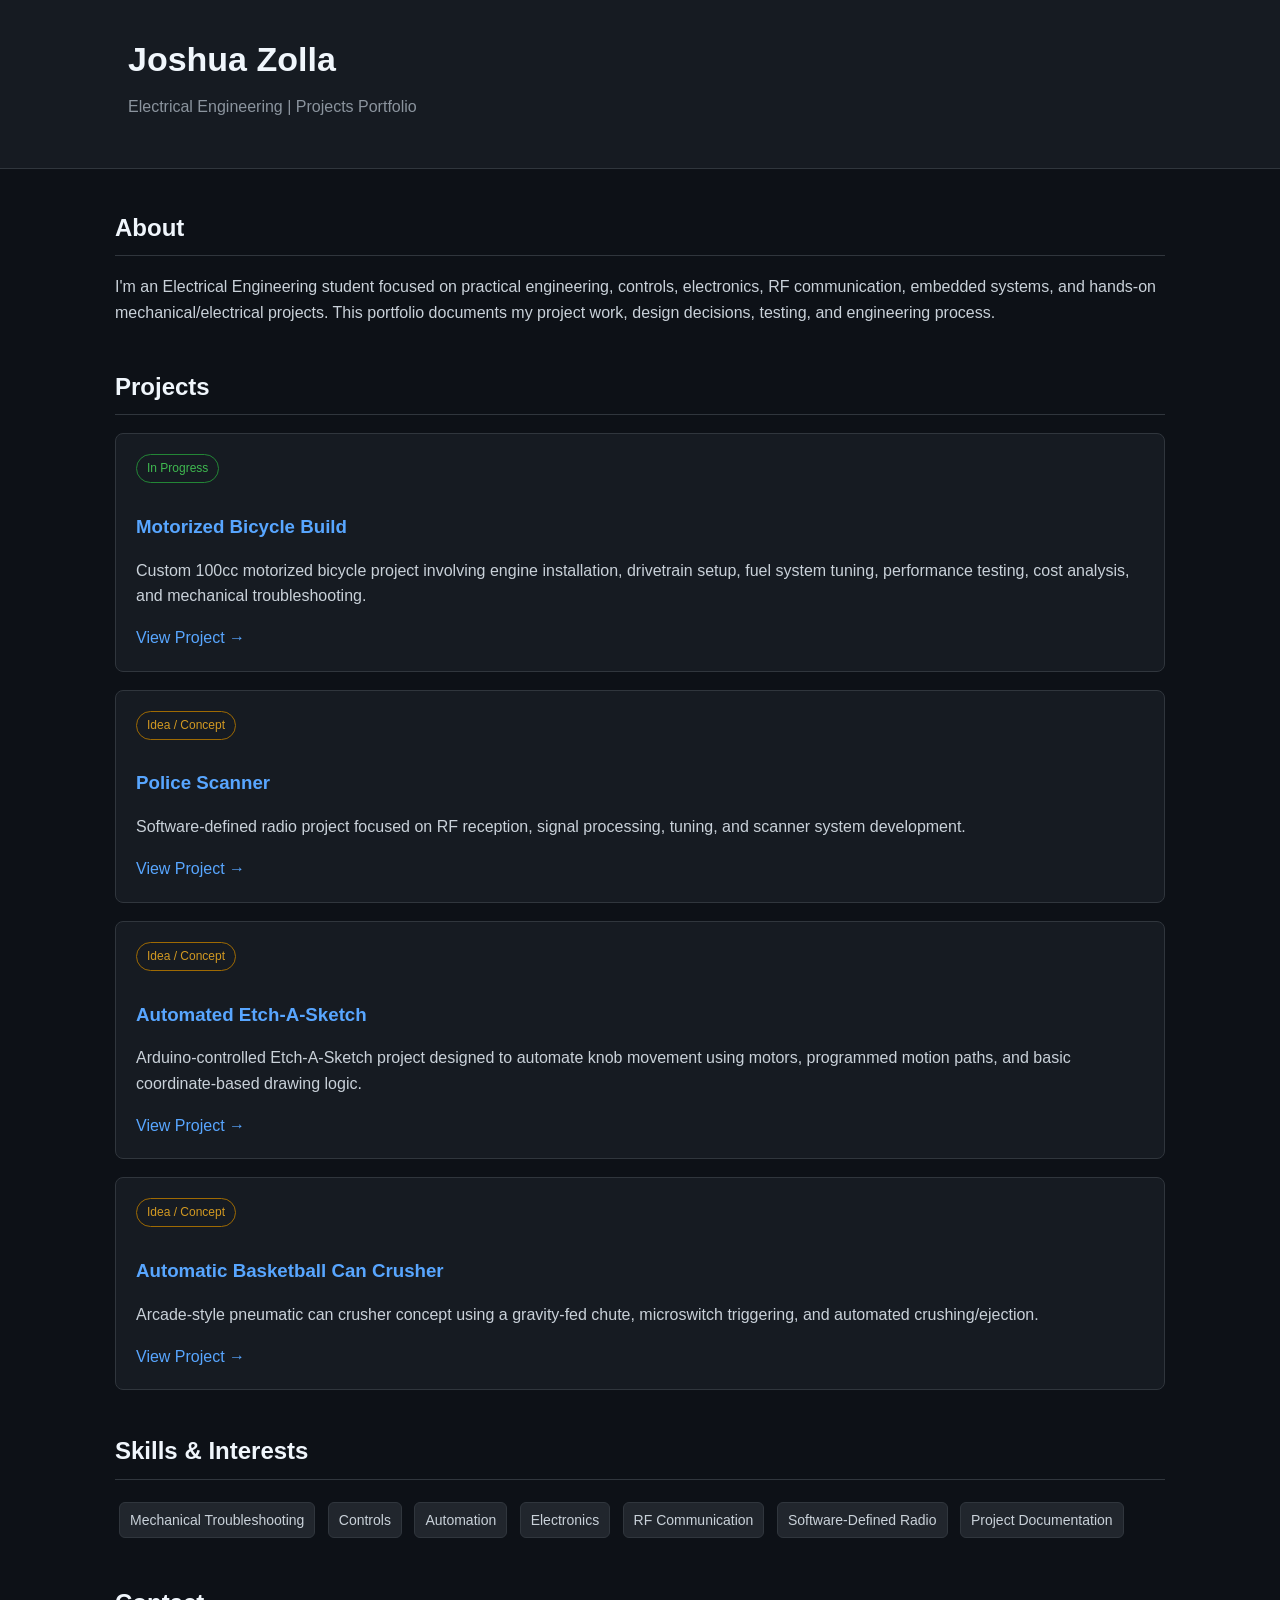
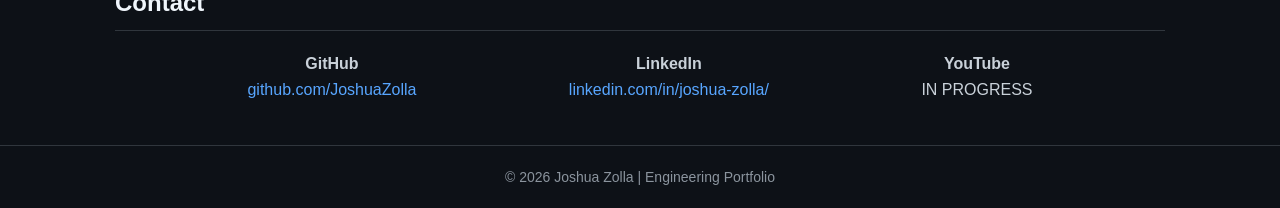
<file: index.html>
<!DOCTYPE html>

<html lang="en">
<head>
  <meta charset="UTF-8" />
  <meta name="viewport" content="width=device-width, initial-scale=1.0" />
  <title>Joshua Zolla | Engineering Portfolio</title>
<link rel="stylesheet" href="style.css">

</head>

<body>

  <header>
    <h1>Joshua Zolla</h1>
    <p>Electrical Engineering | Projects Portfolio</p>
  </header>

  <main>


<section>
  <h2>About</h2>
  <p>
    I'm an Electrical Engineering student focused on practical engineering,
    controls, electronics, RF communication, embedded systems, and hands-on mechanical/electrical projects.
    This portfolio documents my project work, design decisions, testing, and engineering process.
  </p>
</section>

<section>
  <h2>Projects</h2>

  <div class="card">
      <span class="tag progress">In Progress</span>
      <h3>Motorized Bicycle Build</h3>
      <p>
      Custom 100cc motorized bicycle project involving engine installation, drivetrain setup,
      fuel system tuning, performance testing, cost analysis, and mechanical troubleshooting.
      </p>
      <a href="projects/motorized-bicycle.html">View Project →</a>
  </div>

  <div class="card">
      <span class="tag concept">Idea / Concept</span>
      <h3>Police Scanner</h3>
      <p>
      Software-defined radio project focused on RF reception, signal processing,
      tuning, and scanner system development.
      </p>
      <a href="projects/police-scanner.html">View Project →</a>
  </div>

  <div class="card">
    <span class="tag concept">Idea / Concept</span>
    <h3>Automated Etch-A-Sketch</h3>
    <p>
      Arduino-controlled Etch-A-Sketch project designed to automate knob movement
      using motors, programmed motion paths, and basic coordinate-based drawing logic.
    </p>
    <a href="projects/automated-etch-a-sketch.html">View Project →</a>
  </div>

  <div class="card">
      <span class="tag concept">Idea / Concept</span>
      <h3>Automatic Basketball Can Crusher</h3>
      <p>
      Arcade-style pneumatic can crusher concept using a gravity-fed chute,
      microswitch triggering, and automated crushing/ejection.
      </p>
      <a href="projects/basketball-can-crusher.html">View Project →</a>
  </div>

</section>

<section>
  <h2>Skills & Interests</h2>
  <div class="skills">
    <span>Mechanical Troubleshooting</span>
    <span>Controls</span>
    <span>Automation</span>
    <span>Electronics</span>
    <span>RF Communication</span>
    <span>Software-Defined Radio</span>
    <span>Project Documentation</span>
  </div>
</section>

<section>
  <h2>Contact</h2>

  <div style="display: flex; justify-content: space-evenly; align-items: center; flex-wrap: wrap; gap: 20px; text-align: center; margin-top: 20px;">

    
<div>
  <strong>GitHub</strong><br>
  <a href="https://github.com/JoshuaZolla" target="_blank">
    github.com/JoshuaZolla
  </a>
</div>

<div>
  <strong>LinkedIn</strong><br>
  <a href="https://linkedin.com/in/joshua-zolla/" target="_blank">
    linkedin.com/in/joshua-zolla/
  </a>
</div>

<div>
  <strong>YouTube</strong><br>
  <span>IN PROGRESS</span>
</div>

  </div>
</section>

  </main>

  <footer>
    © 2026 Joshua Zolla | Engineering Portfolio
  </footer>

</body>
</html>
</file>
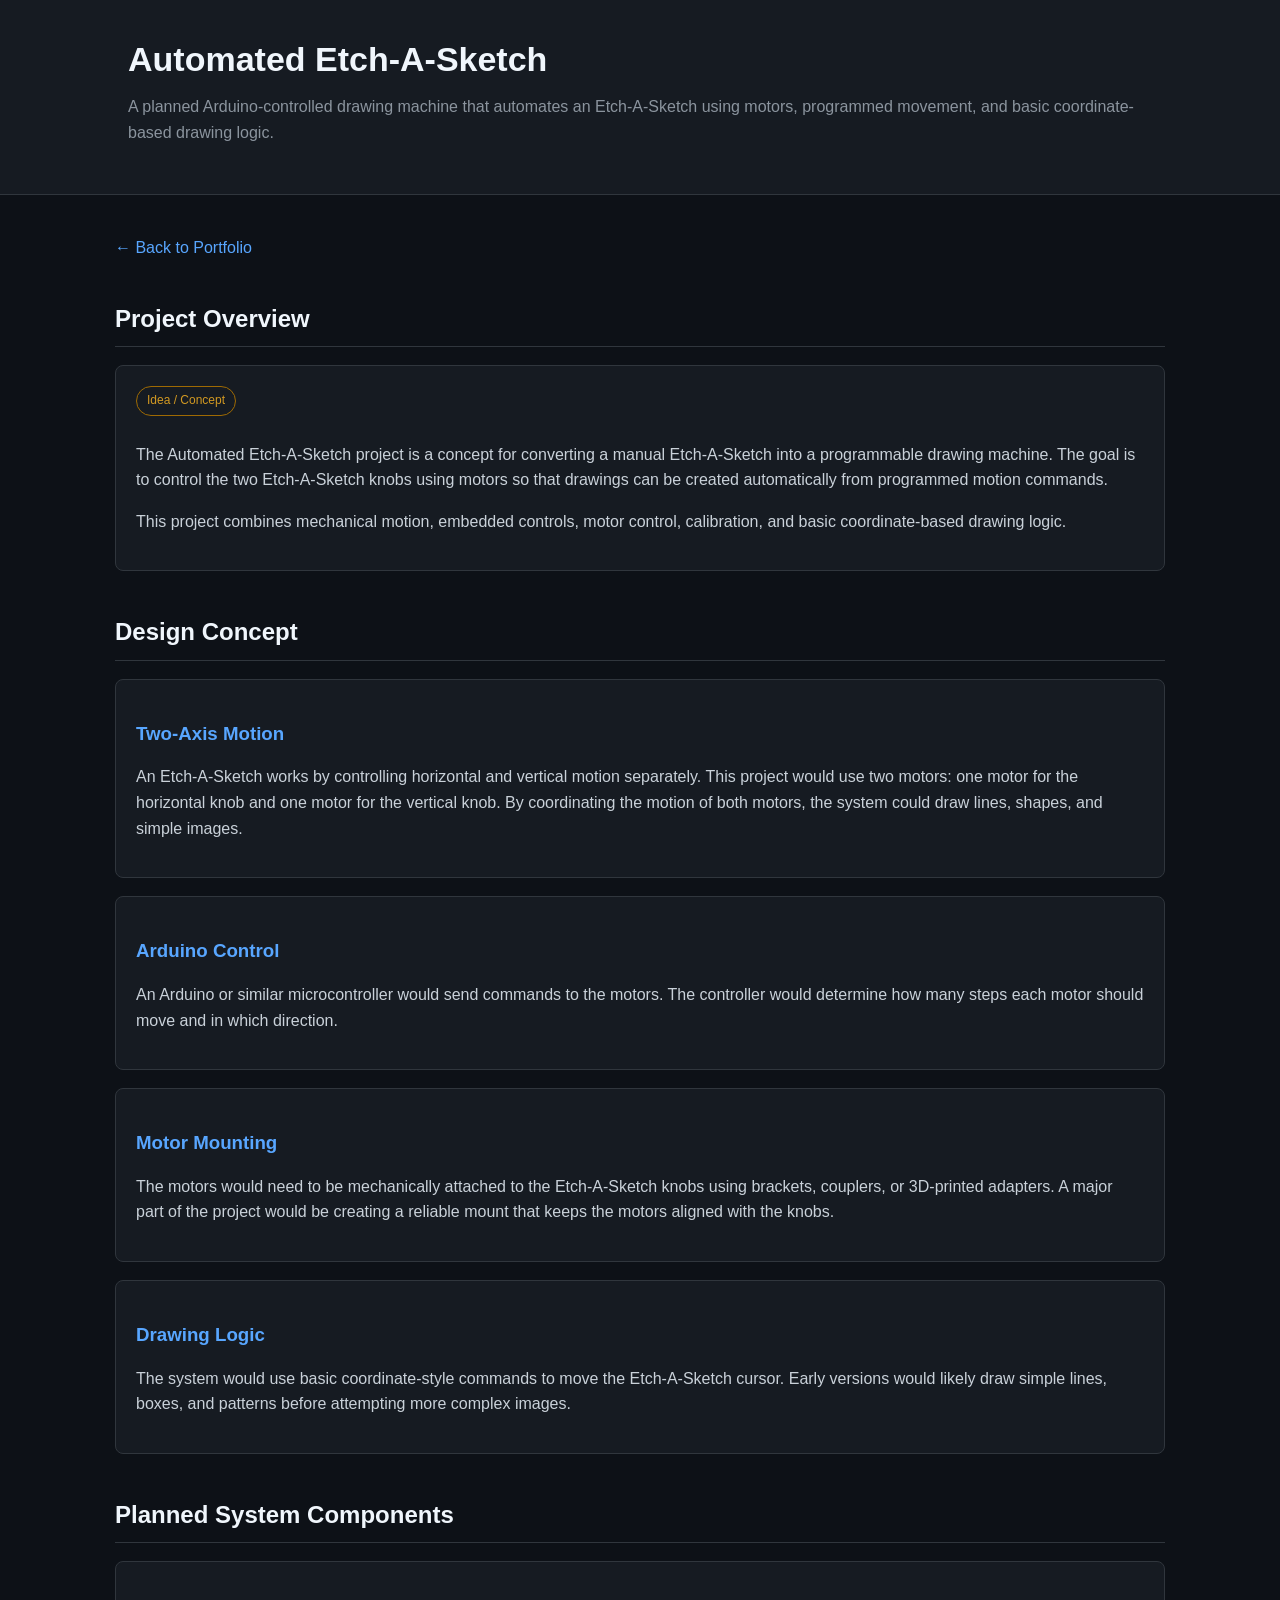
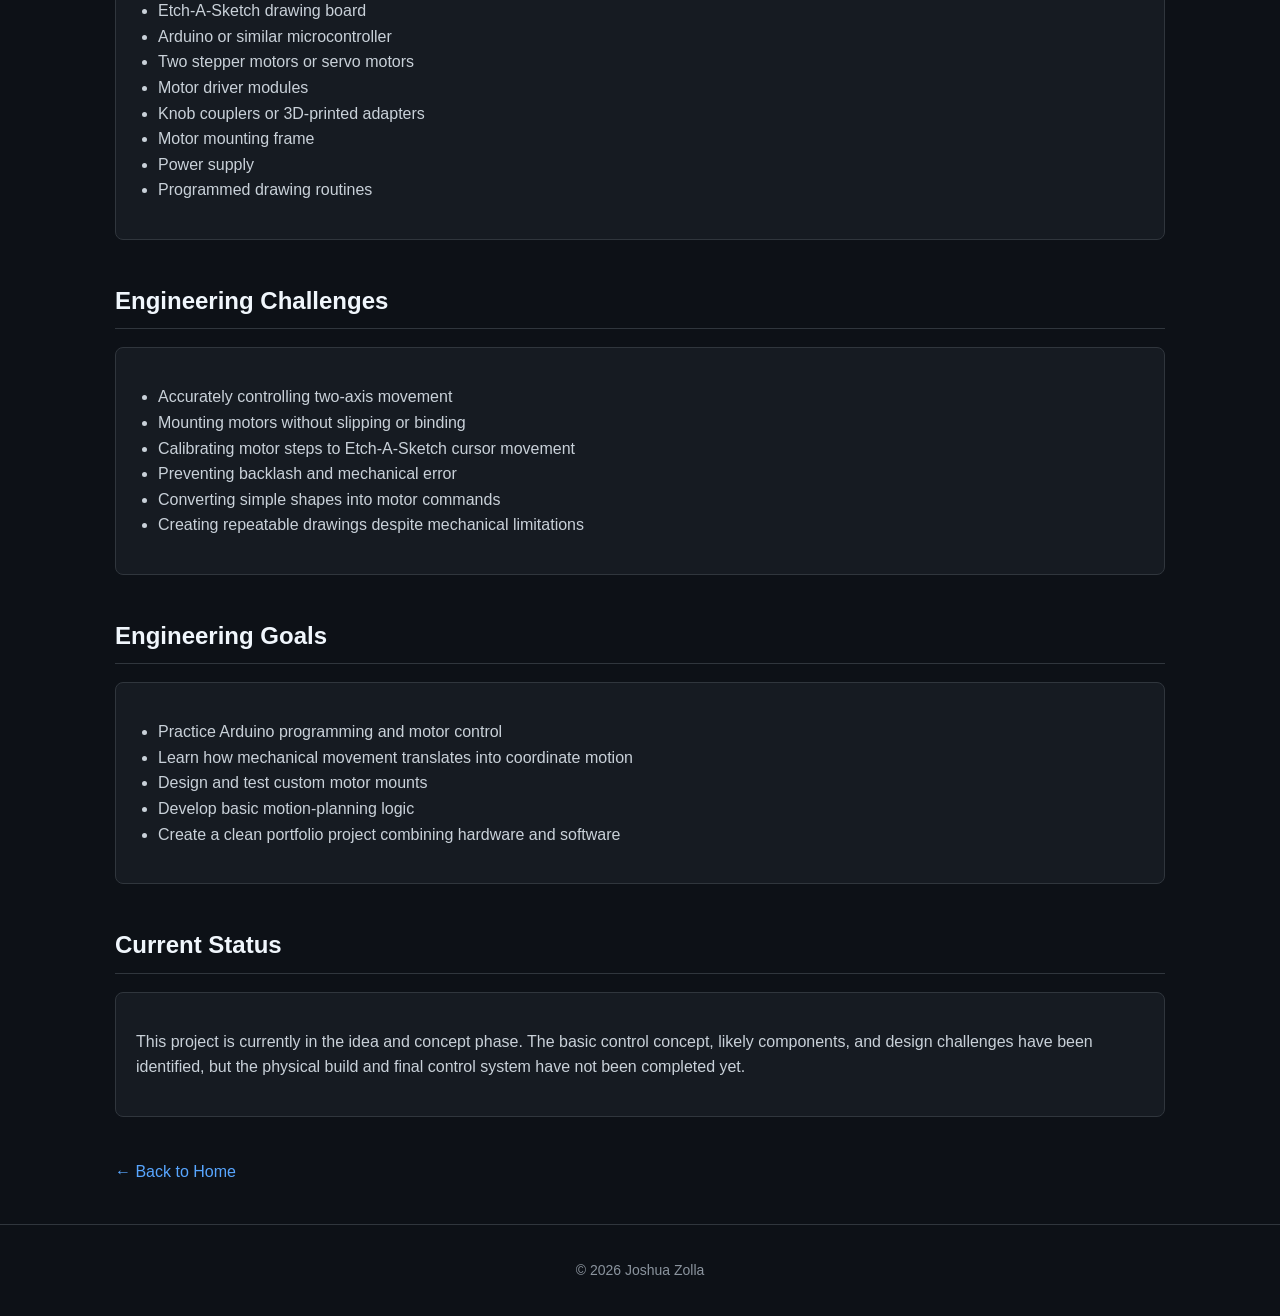
<file: projects/automated-etch-a-sketch.html>
<!DOCTYPE html>
<html lang="en">
<head>
  <meta charset="UTF-8" />
  <meta name="viewport" content="width=device-width, initial-scale=1.0" />
  <title>Automated Etch-A-Sketch | Josh Zolla</title>
  <link rel="stylesheet" href="../style.css">
  
</head>

<body>
  <header>
    <h1>Automated Etch-A-Sketch</h1>
    <p>
      A planned Arduino-controlled drawing machine that automates an Etch-A-Sketch using
      motors, programmed movement, and basic coordinate-based drawing logic.
    </p>
  </header>

  <main>
  
    <a class="back-link" href="../index.html">← Back to Portfolio</a>
    
    <section>
      <h2>Project Overview</h2>
      <div class="card">
        <span class="tag concept">Idea / Concept</span>
        <p>
          The Automated Etch-A-Sketch project is a concept for converting a manual
          Etch-A-Sketch into a programmable drawing machine. The goal is to control the two
          Etch-A-Sketch knobs using motors so that drawings can be created automatically
          from programmed motion commands.
        </p>

        <p>
          This project combines mechanical motion, embedded controls, motor control, calibration,
          and basic coordinate-based drawing logic.
        </p>
      </div>
    </section>

    <section>
      <h2>Design Concept</h2>

      <div class="card">
        <h3>Two-Axis Motion</h3>
        <p>
          An Etch-A-Sketch works by controlling horizontal and vertical motion separately.
          This project would use two motors: one motor for the horizontal knob and one motor
          for the vertical knob. By coordinating the motion of both motors, the system could
          draw lines, shapes, and simple images.
        </p>
      </div>

      <div class="card">
        <h3>Arduino Control</h3>
        <p>
          An Arduino or similar microcontroller would send commands to the motors. The controller
          would determine how many steps each motor should move and in which direction.
        </p>
      </div>

      <div class="card">
        <h3>Motor Mounting</h3>
        <p>
          The motors would need to be mechanically attached to the Etch-A-Sketch knobs using
          brackets, couplers, or 3D-printed adapters. A major part of the project would be
          creating a reliable mount that keeps the motors aligned with the knobs.
        </p>
      </div>

      <div class="card">
        <h3>Drawing Logic</h3>
        <p>
          The system would use basic coordinate-style commands to move the Etch-A-Sketch cursor.
          Early versions would likely draw simple lines, boxes, and patterns before attempting
          more complex images.
        </p>
      </div>
    </section>

    <section>
      <h2>Planned System Components</h2>
      <div class="card">
        <ul>
          <li>Etch-A-Sketch drawing board</li>
          <li>Arduino or similar microcontroller</li>
          <li>Two stepper motors or servo motors</li>
          <li>Motor driver modules</li>
          <li>Knob couplers or 3D-printed adapters</li>
          <li>Motor mounting frame</li>
          <li>Power supply</li>
          <li>Programmed drawing routines</li>
        </ul>
      </div>
    </section>

    <section>
      <h2>Engineering Challenges</h2>
      <div class="card">
        <ul>
          <li>Accurately controlling two-axis movement</li>
          <li>Mounting motors without slipping or binding</li>
          <li>Calibrating motor steps to Etch-A-Sketch cursor movement</li>
          <li>Preventing backlash and mechanical error</li>
          <li>Converting simple shapes into motor commands</li>
          <li>Creating repeatable drawings despite mechanical limitations</li>
        </ul>
      </div>
    </section>

    <section>
      <h2>Engineering Goals</h2>
      <div class="card">
        <ul>
          <li>Practice Arduino programming and motor control</li>
          <li>Learn how mechanical movement translates into coordinate motion</li>
          <li>Design and test custom motor mounts</li>
          <li>Develop basic motion-planning logic</li>
          <li>Create a clean portfolio project combining hardware and software</li>
        </ul>
      </div>
    </section>

    <section>
      <h2>Current Status</h2>
      <div class="card">
        <p>
          This project is currently in the idea and concept phase. The basic control concept,
          likely components, and design challenges have been identified, but the physical build
          and final control system have not been completed yet.
        </p>
      </div>
    </section>

    <p><a href="../index.html">← Back to Home</a></p>
  </main>

  <footer>
    <p>© 2026 Joshua Zolla</p>
  </footer>
</body>
</html>
</file>
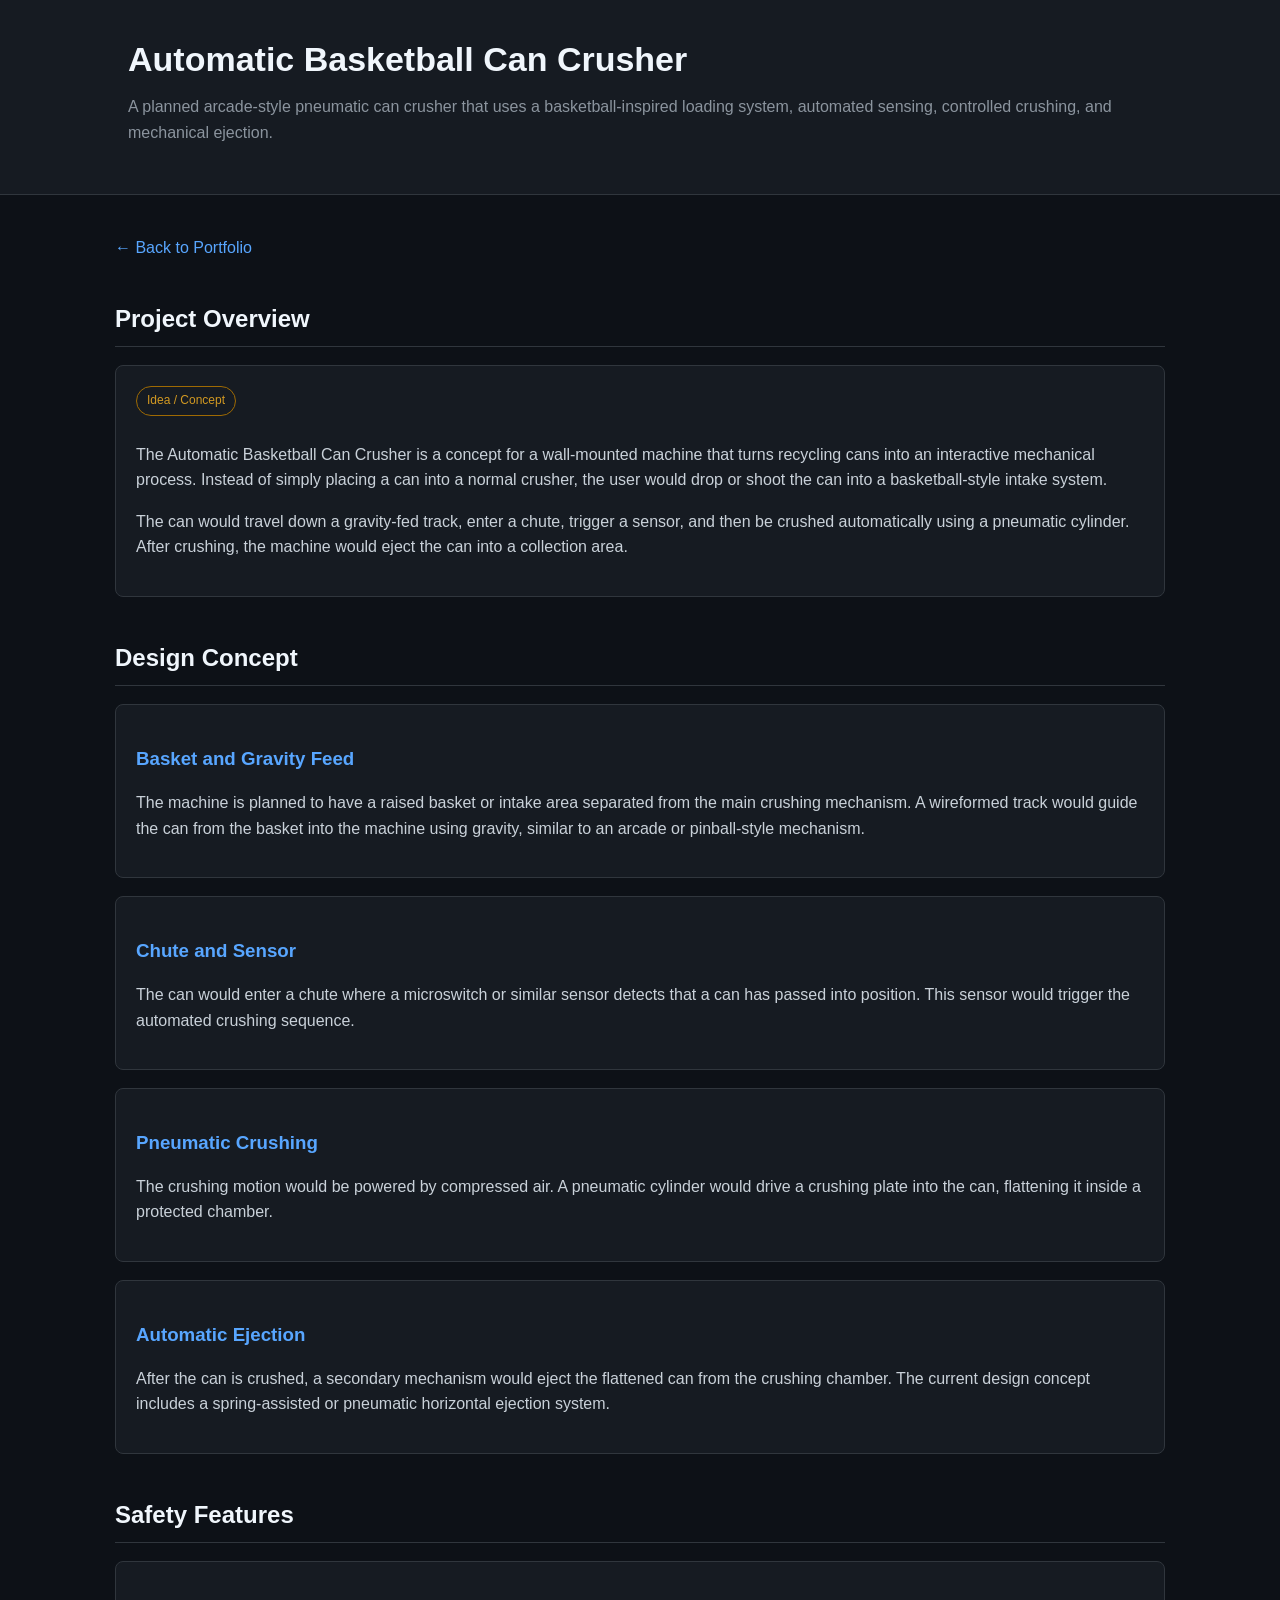
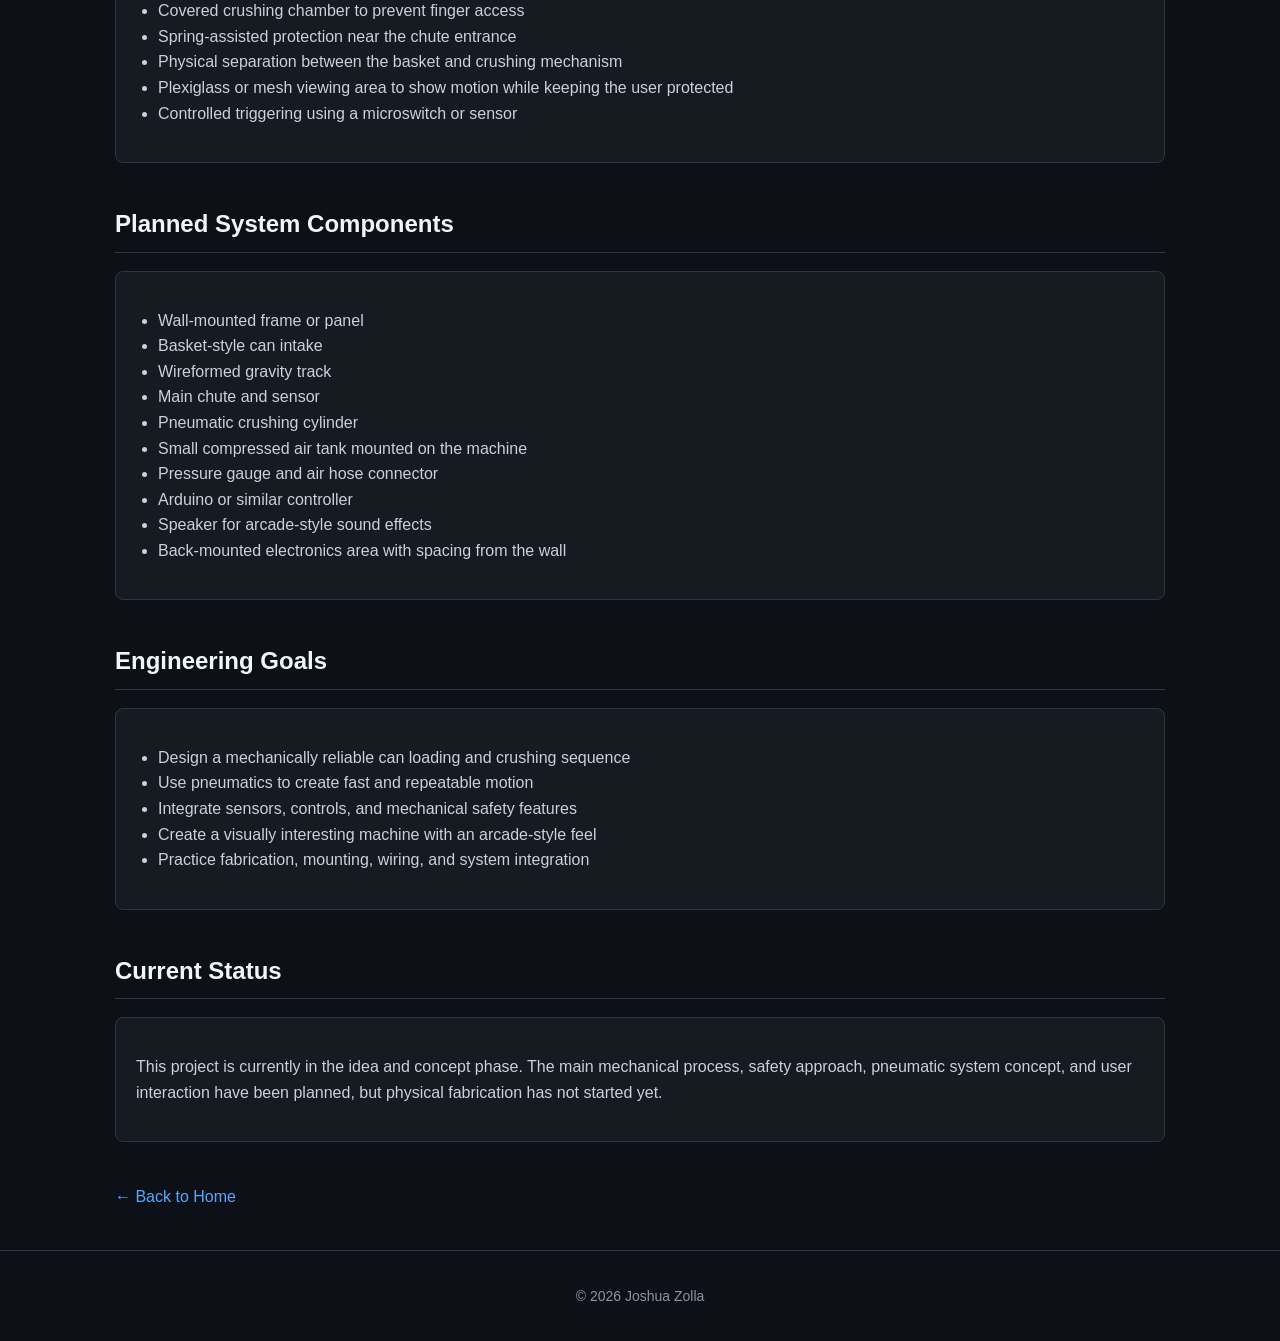
<file: projects/basketball-can-crusher.html>
<!DOCTYPE html>
<html lang="en">
<head>
  <meta charset="UTF-8" />
  <meta name="viewport" content="width=device-width, initial-scale=1.0" />
  <title>Basketball Can Crusher | Josh Zolla</title>
  <link rel="stylesheet" href="../style.css">
 
</head>

<body>
  <header>
    <h1>Automatic Basketball Can Crusher</h1>
    <p>
      A planned arcade-style pneumatic can crusher that uses a basketball-inspired loading
      system, automated sensing, controlled crushing, and mechanical ejection.
    </p>
  </header>

  <main>

    <a class="back-link" href="../index.html">← Back to Portfolio</a>
    
    <section>
      <h2>Project Overview</h2>
      <div class="card">
        <span class="tag concept">Idea / Concept</span>
        <p>
          The Automatic Basketball Can Crusher is a concept for a wall-mounted machine that
          turns recycling cans into an interactive mechanical process. Instead of simply placing
          a can into a normal crusher, the user would drop or shoot the can into a basketball-style
          intake system.
        </p>

        <p>
          The can would travel down a gravity-fed track, enter a chute, trigger a sensor, and
          then be crushed automatically using a pneumatic cylinder. After crushing, the machine
          would eject the can into a collection area.
        </p>
      </div>
    </section>

    <section>
      <h2>Design Concept</h2>

      <div class="card">
        <h3>Basket and Gravity Feed</h3>
        <p>
          The machine is planned to have a raised basket or intake area separated from the main
          crushing mechanism. A wireformed track would guide the can from the basket into the
          machine using gravity, similar to an arcade or pinball-style mechanism.
        </p>
      </div>

      <div class="card">
        <h3>Chute and Sensor</h3>
        <p>
          The can would enter a chute where a microswitch or similar sensor detects that a can
          has passed into position. This sensor would trigger the automated crushing sequence.
        </p>
      </div>

      <div class="card">
        <h3>Pneumatic Crushing</h3>
        <p>
          The crushing motion would be powered by compressed air. A pneumatic cylinder would
          drive a crushing plate into the can, flattening it inside a protected chamber.
        </p>
      </div>

      <div class="card">
        <h3>Automatic Ejection</h3>
        <p>
          After the can is crushed, a secondary mechanism would eject the flattened can from the
          crushing chamber. The current design concept includes a spring-assisted or pneumatic
          horizontal ejection system.
        </p>
      </div>
    </section>

    <section>
      <h2>Safety Features</h2>
      <div class="card">
        <ul>
          <li>Covered crushing chamber to prevent finger access</li>
          <li>Spring-assisted protection near the chute entrance</li>
          <li>Physical separation between the basket and crushing mechanism</li>
          <li>Plexiglass or mesh viewing area to show motion while keeping the user protected</li>
          <li>Controlled triggering using a microswitch or sensor</li>
        </ul>
      </div>
    </section>

    <section>
      <h2>Planned System Components</h2>
      <div class="card">
        <ul>
          <li>Wall-mounted frame or panel</li>
          <li>Basket-style can intake</li>
          <li>Wireformed gravity track</li>
          <li>Main chute and sensor</li>
          <li>Pneumatic crushing cylinder</li>
          <li>Small compressed air tank mounted on the machine</li>
          <li>Pressure gauge and air hose connector</li>
          <li>Arduino or similar controller</li>
          <li>Speaker for arcade-style sound effects</li>
          <li>Back-mounted electronics area with spacing from the wall</li>
        </ul>
      </div>
    </section>

    <section>
      <h2>Engineering Goals</h2>
      <div class="card">
        <ul>
          <li>Design a mechanically reliable can loading and crushing sequence</li>
          <li>Use pneumatics to create fast and repeatable motion</li>
          <li>Integrate sensors, controls, and mechanical safety features</li>
          <li>Create a visually interesting machine with an arcade-style feel</li>
          <li>Practice fabrication, mounting, wiring, and system integration</li>
        </ul>
      </div>
    </section>

    <section>
      <h2>Current Status</h2>
      <div class="card">
        <p>
          This project is currently in the idea and concept phase. The main mechanical process,
          safety approach, pneumatic system concept, and user interaction have been planned,
          but physical fabrication has not started yet.
        </p>
      </div>
    </section>

    <p><a href="../index.html">← Back to Home</a></p>
  </main>

  <footer>
    <p>© 2026 Joshua Zolla</p>
  </footer>
</body>
</html>
</file>
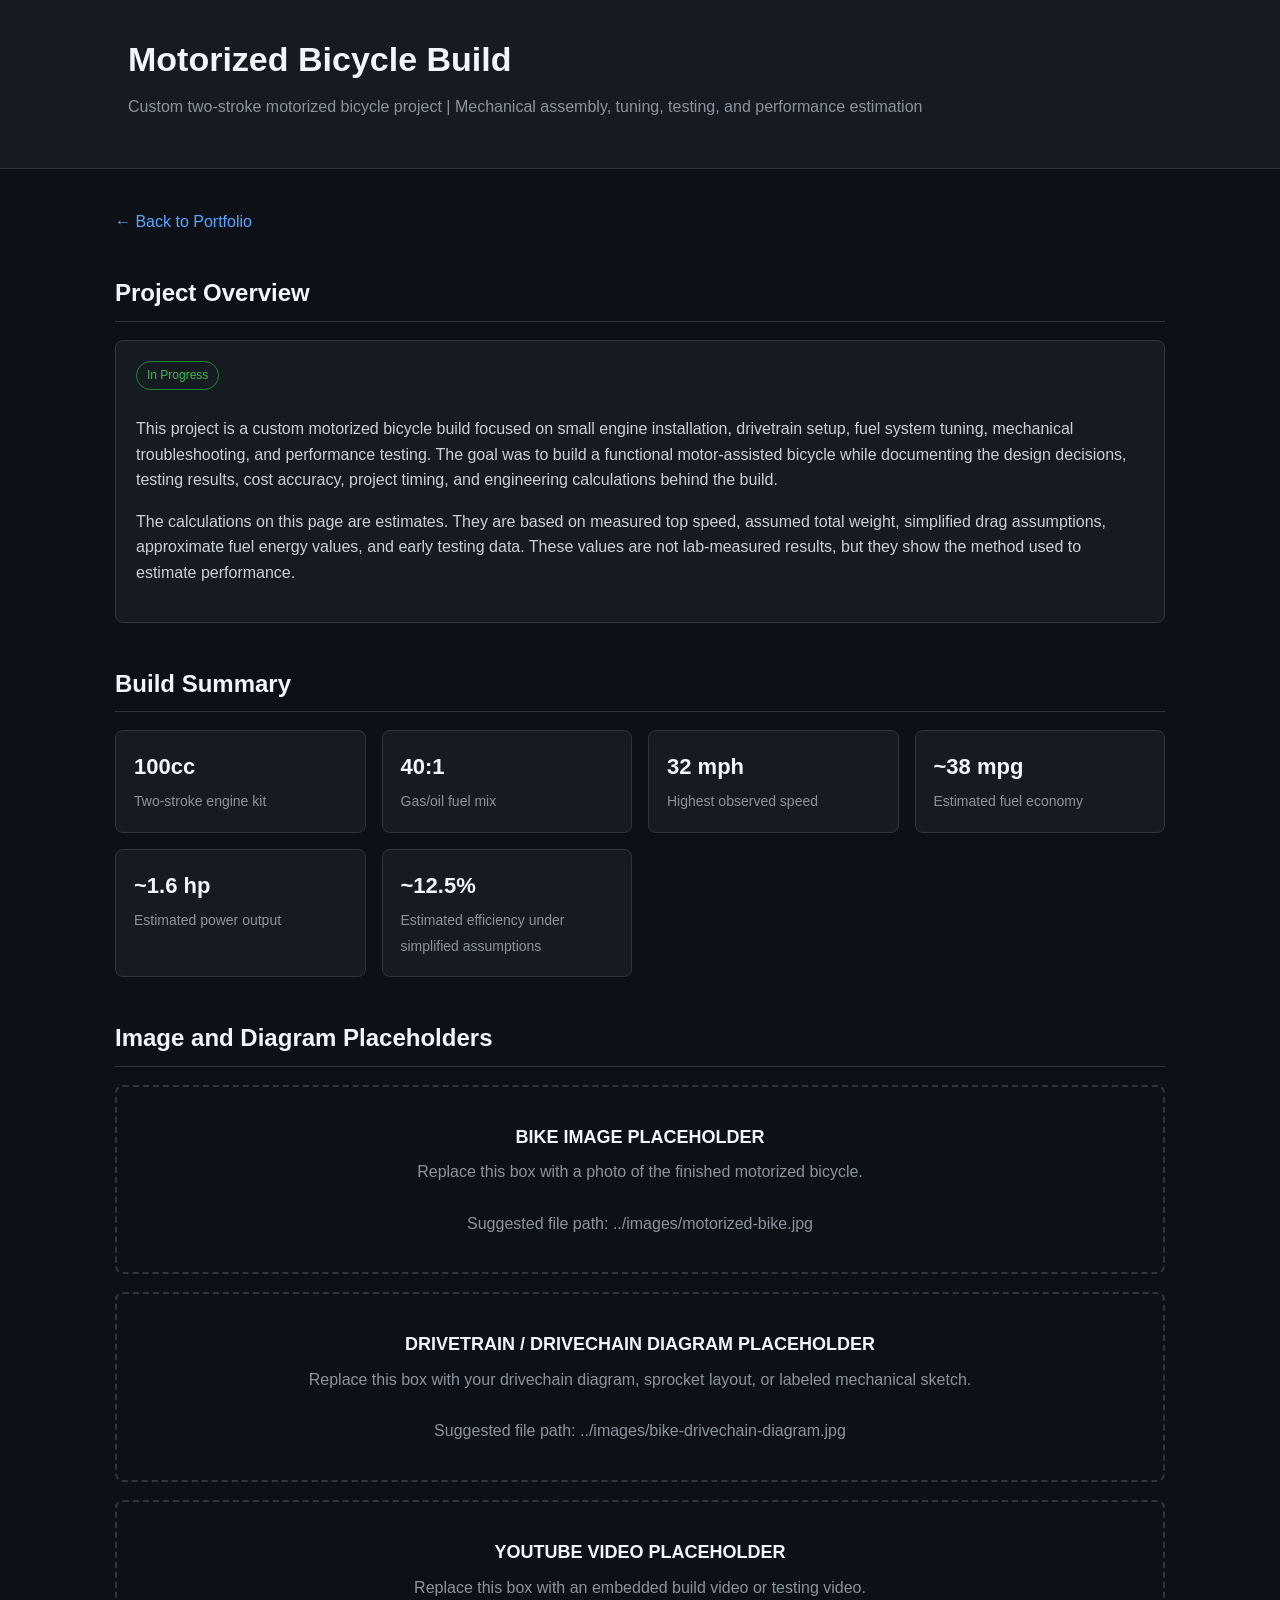
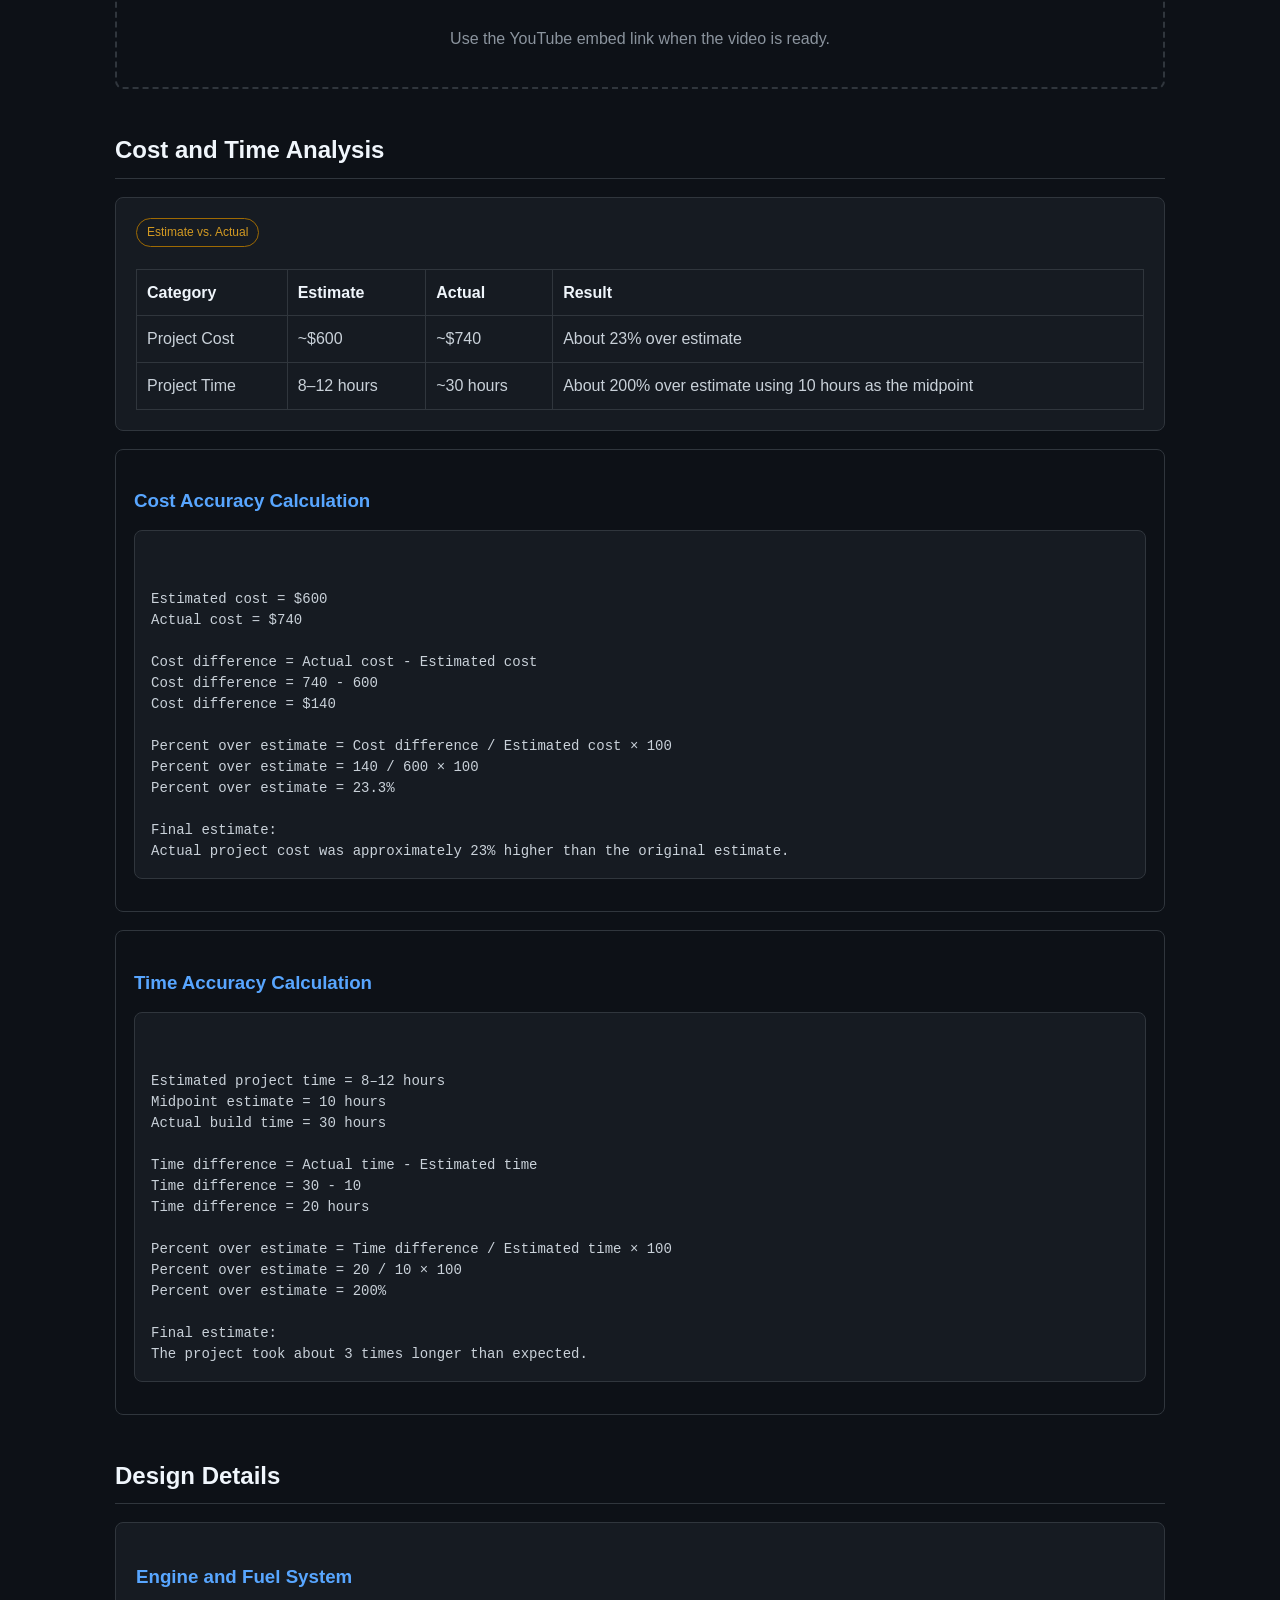
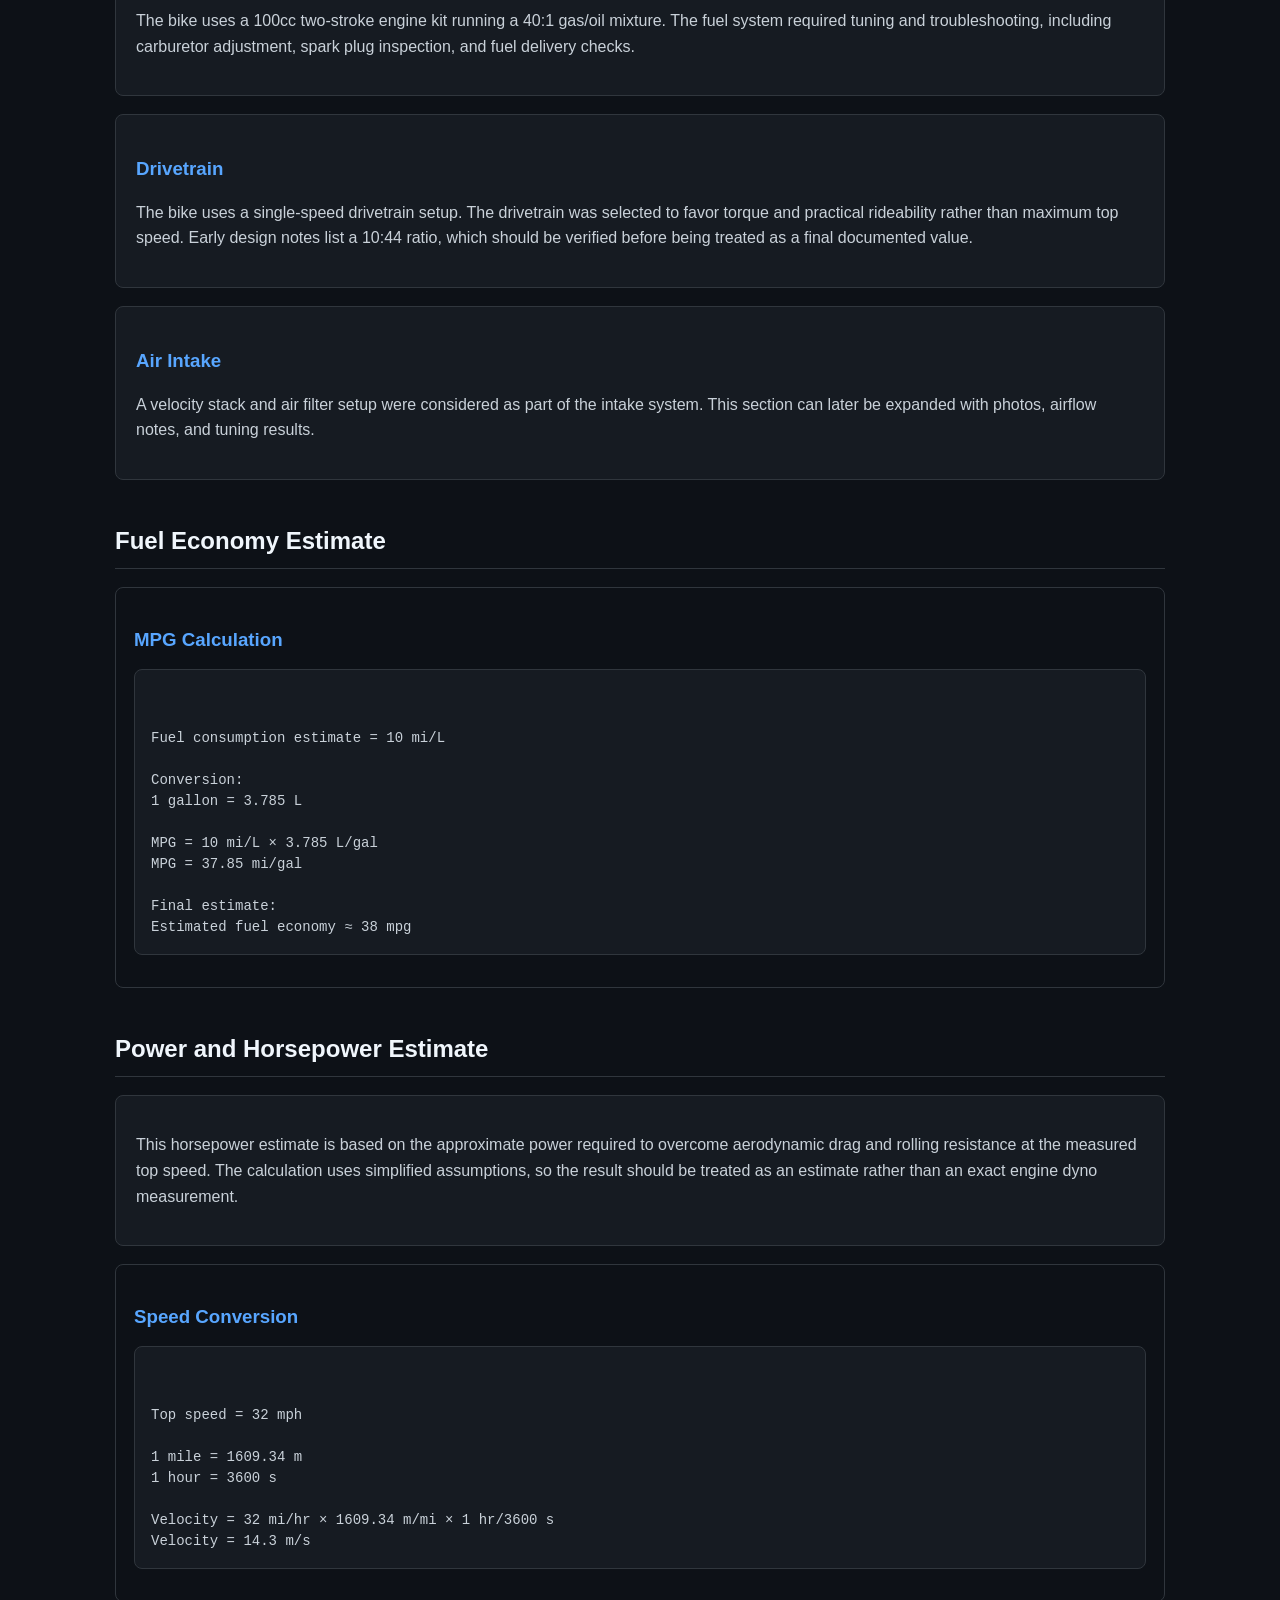
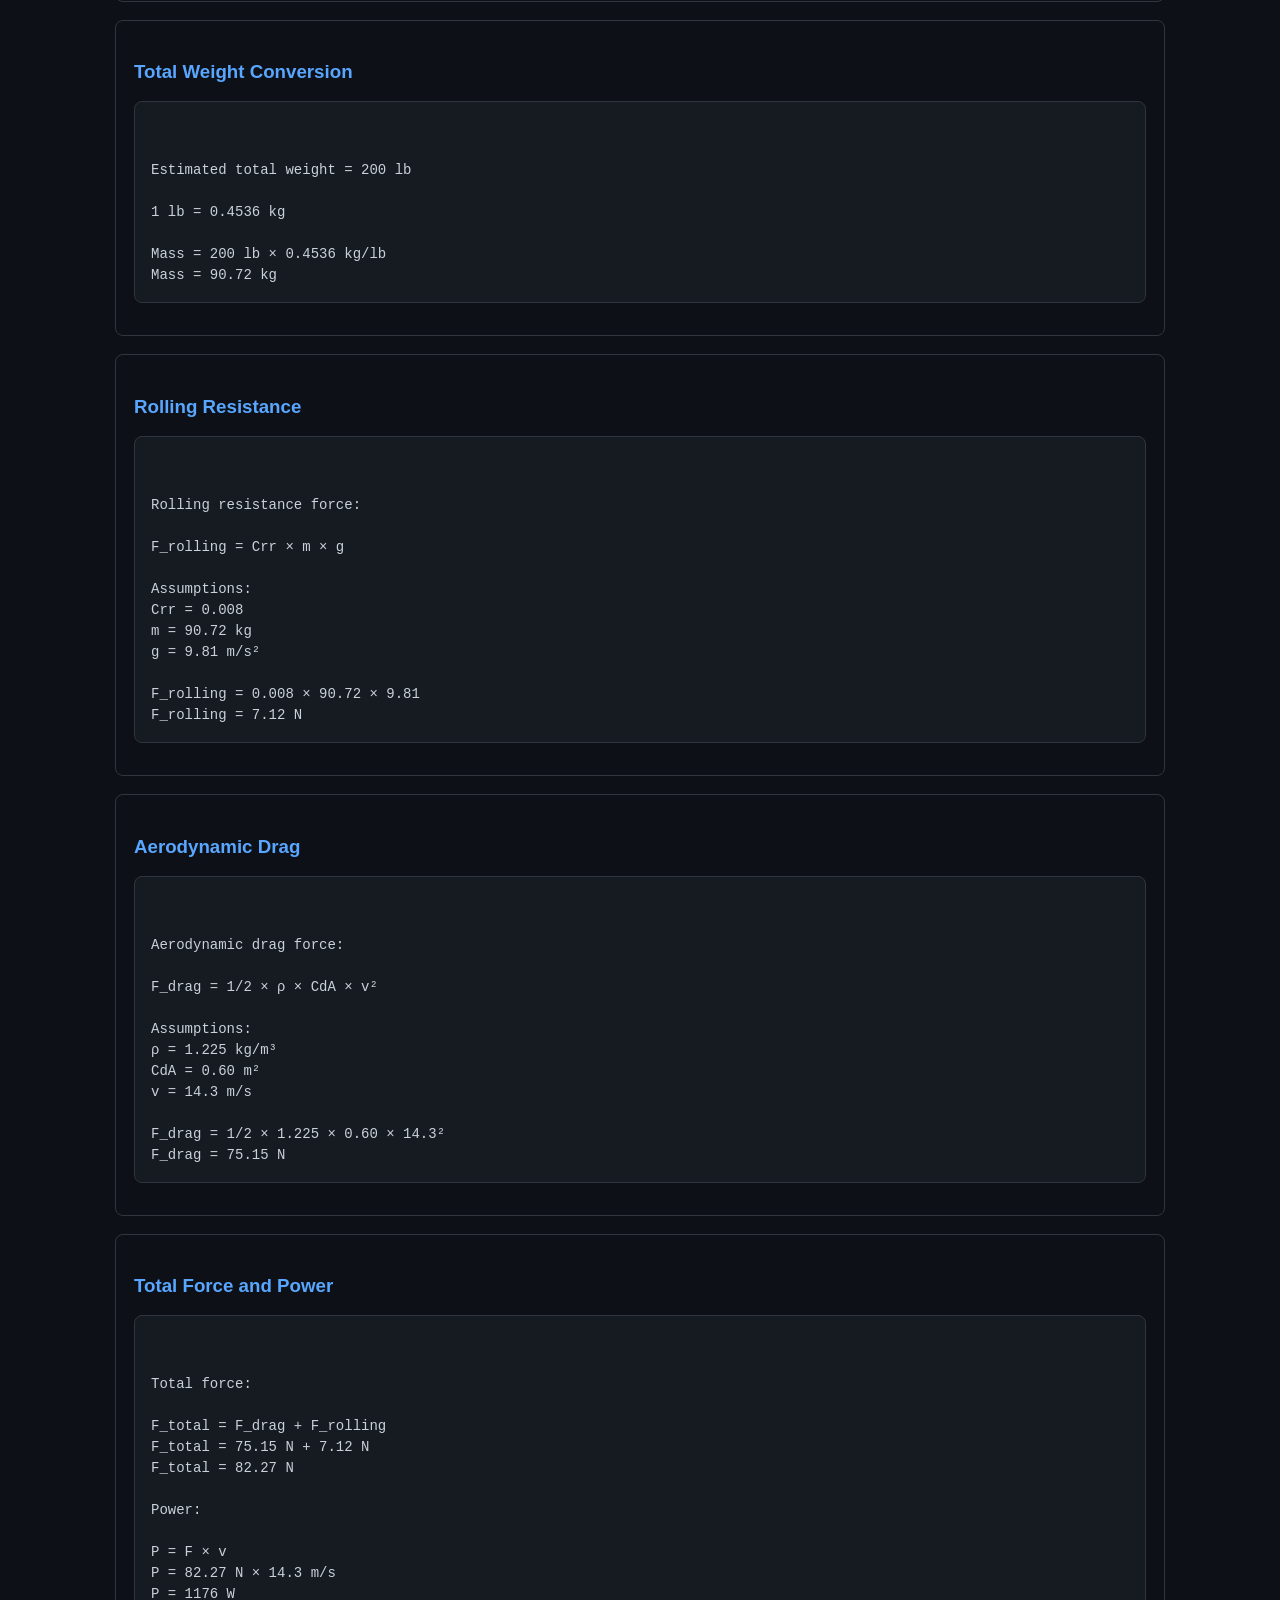
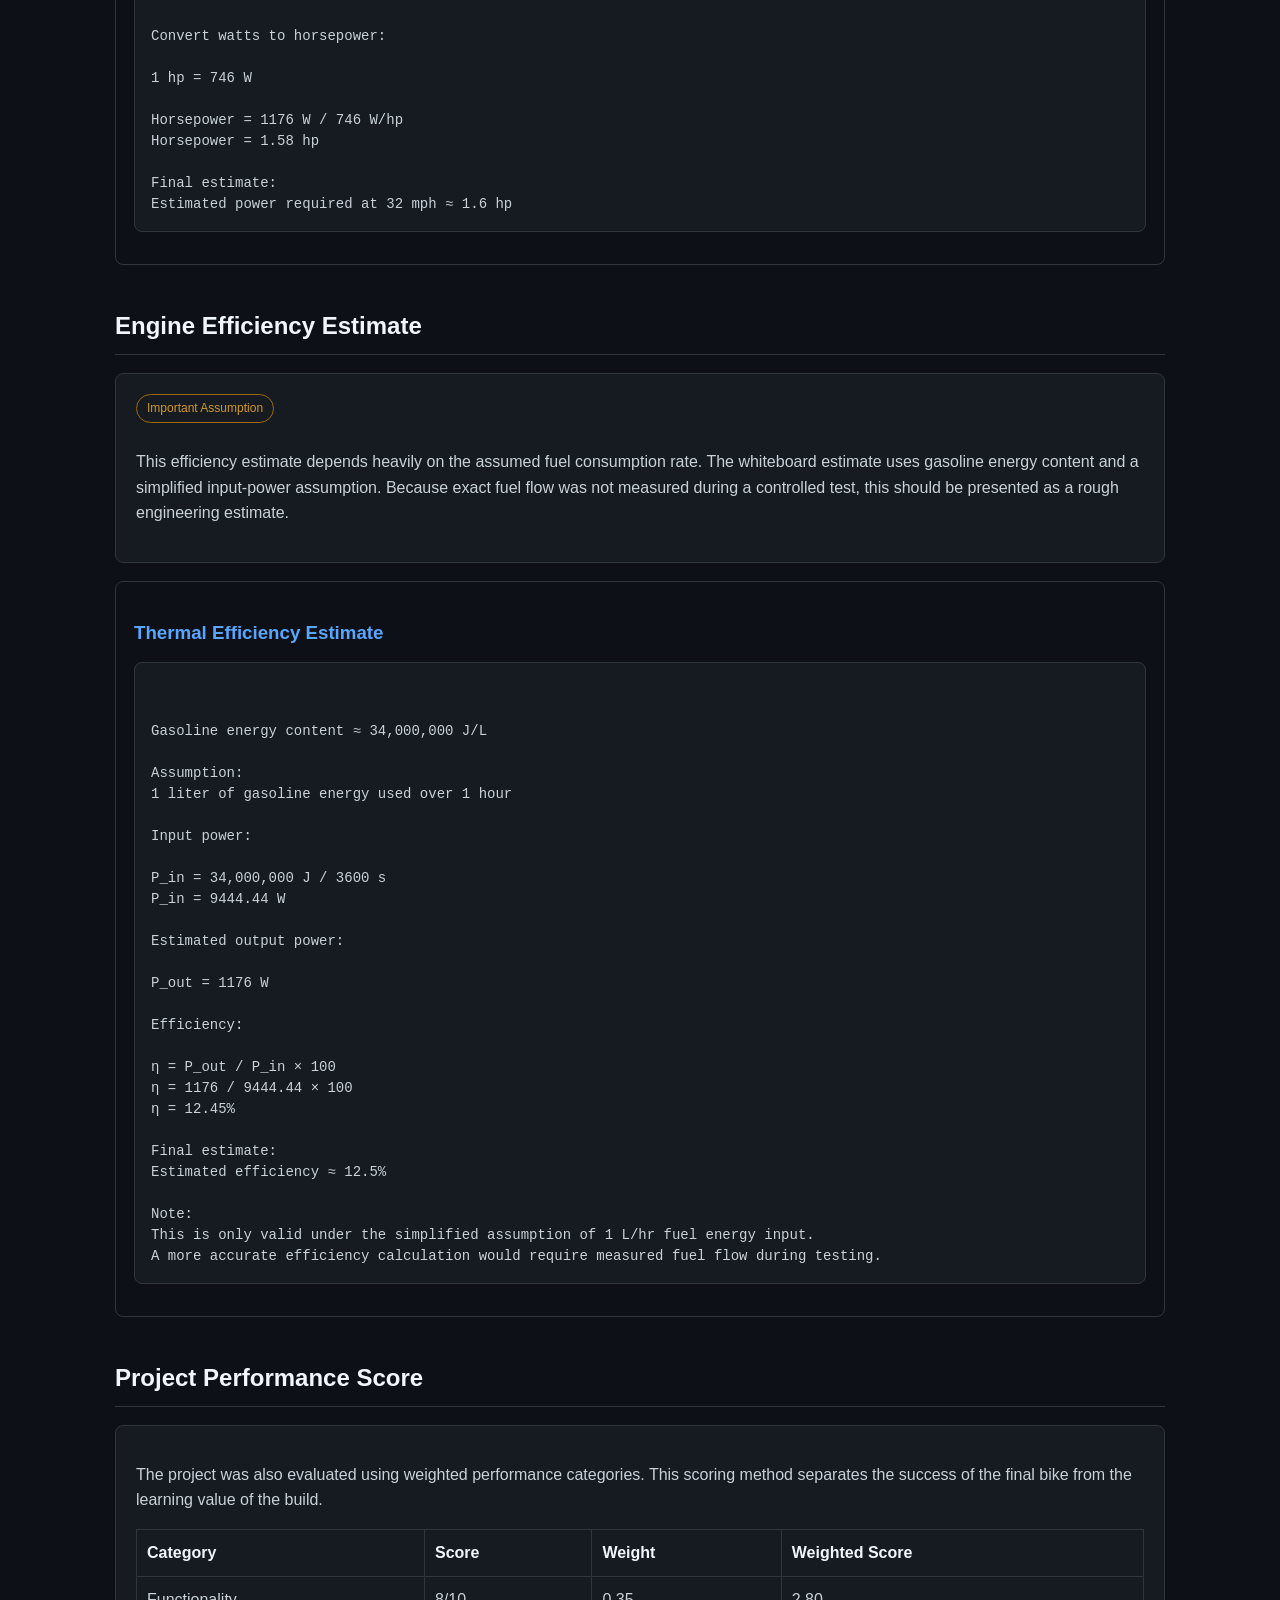
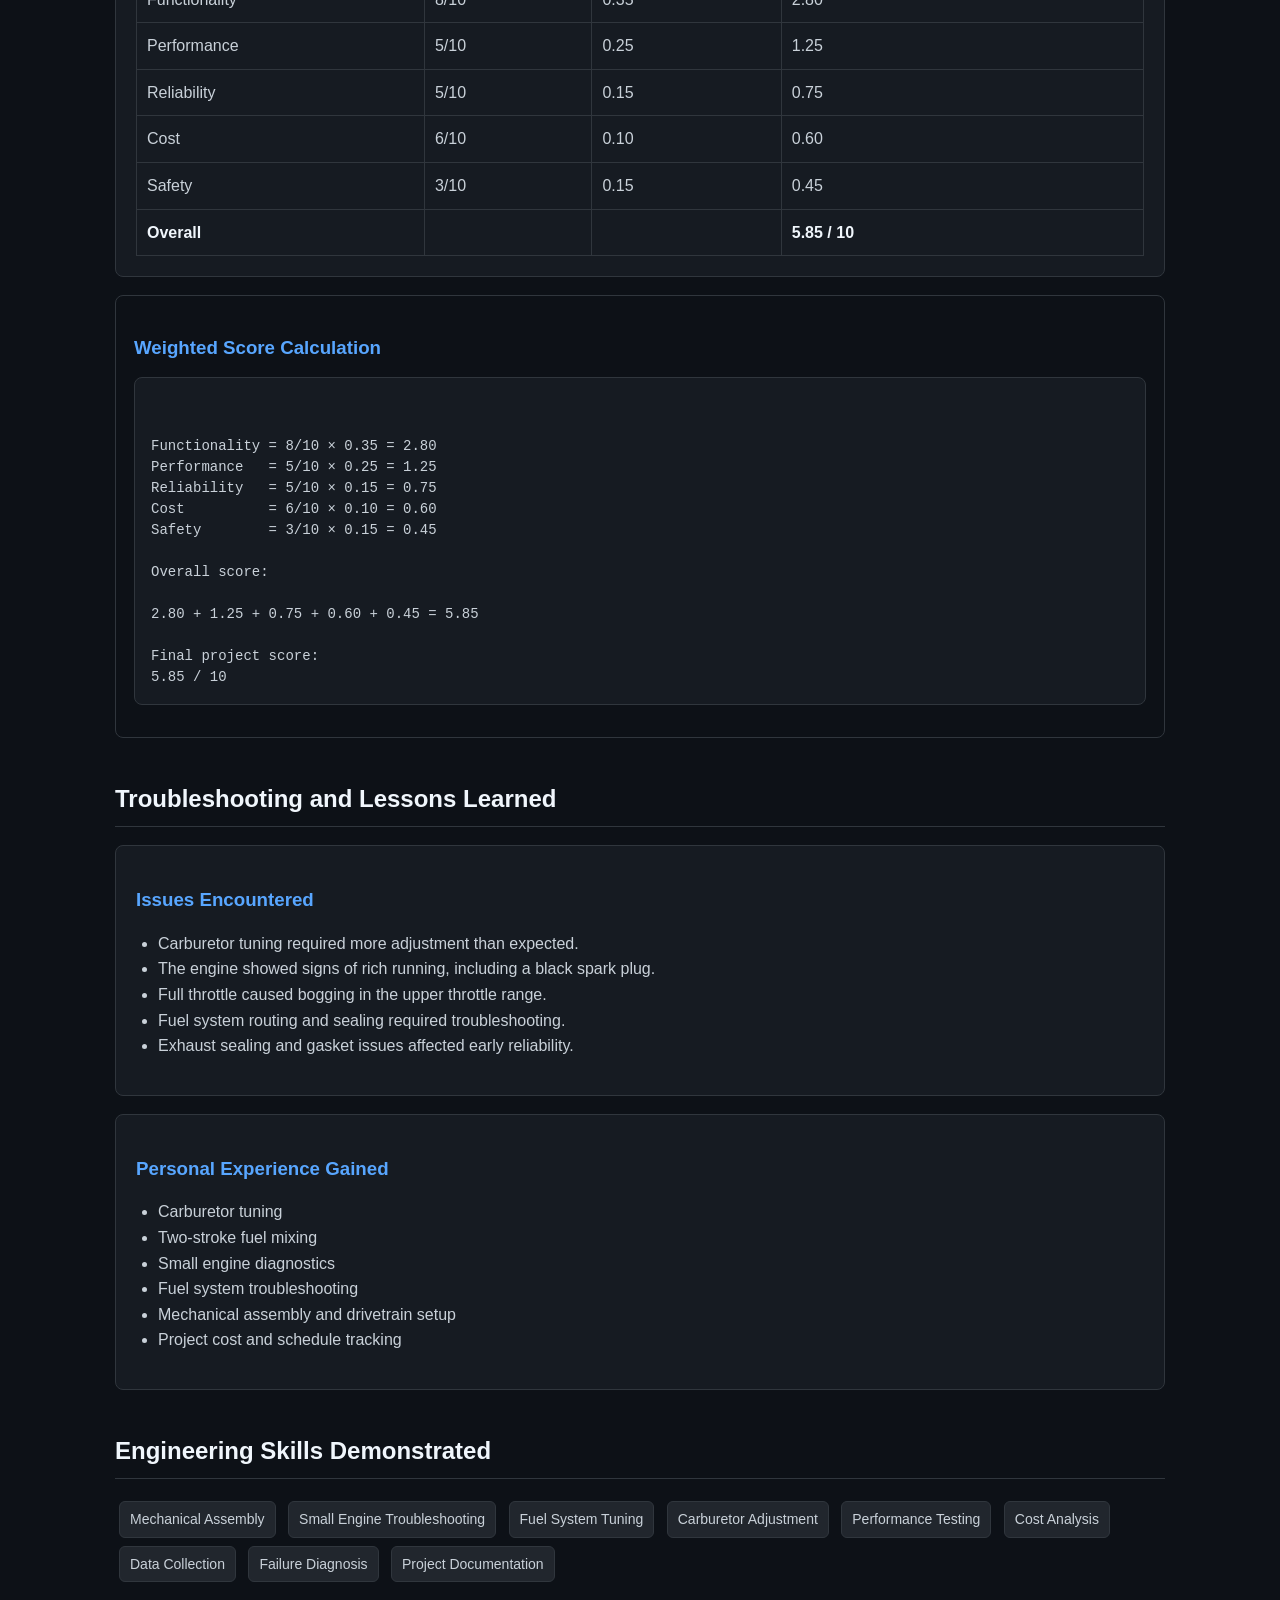
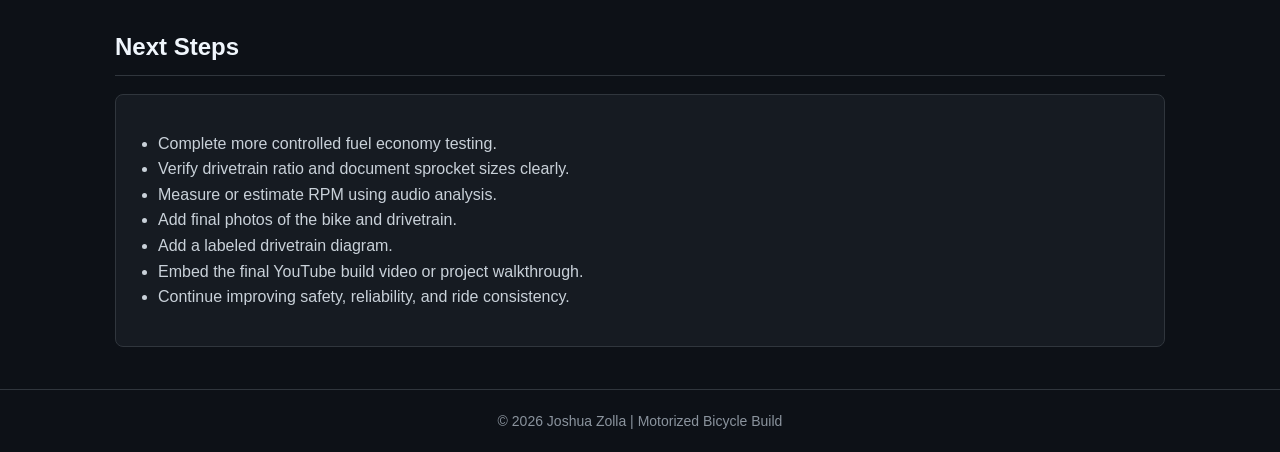
<file: projects/motorized-bicycle.html>
<!DOCTYPE html>

<html lang="en">
<head>
  <meta charset="UTF-8" />
  <meta name="viewport" content="width=device-width, initial-scale=1.0" />

  <title>Motorized Bicycle Build</title>
  
  <style>
    body {
      margin: 0;
      font-family: -apple-system, BlinkMacSystemFont, "Segoe UI", Helvetica, Arial, sans-serif;
      background-color: #0d1117;
      color: #c9d1d9;
      line-height: 1.6;
    }

    header {
      background-color: #161b22;
      border-bottom: 1px solid #30363d;
      padding: 32px 10%;
    }

    header h1 {
      margin: 0;
      color: #f0f6fc;
      font-size: 34px;
    }

    header p {
      margin-top: 8px;
      color: #8b949e;
      font-size: 16px;
    }

    main {
      max-width: 1050px;
      margin: 40px auto;
      padding: 0 20px;
    }

    section {
      margin-bottom: 42px;
    }

    h2 {
      color: #f0f6fc;
      border-bottom: 1px solid #30363d;
      padding-bottom: 8px;
      margin-bottom: 18px;
    }

    h3 {
      color: #58a6ff;
      margin-bottom: 8px;
    }

    a {
      color: #58a6ff;
      text-decoration: none;
    }

    a:hover {
      text-decoration: underline;
    }

    .back-link {
      display: inline-block;
      margin-bottom: 20px;
      color: #58a6ff;
    }

    .card {
      background-color: #161b22;
      border: 1px solid #30363d;
      border-radius: 8px;
      padding: 20px;
      margin-bottom: 18px;
    }

    .tag {
      display: inline-block;
      border: 1px solid #238636;
      color: #3fb950;
      border-radius: 20px;
      padding: 4px 10px;
      font-size: 12px;
      margin-bottom: 10px;
    }

    .warning-tag {
      display: inline-block;
      border: 1px solid #9e6a03;
      color: #d29922;
      border-radius: 20px;
      padding: 4px 10px;
      font-size: 12px;
      margin-bottom: 10px;
    }

    .grid {
      display: grid;
      grid-template-columns: repeat(auto-fit, minmax(220px, 1fr));
      gap: 16px;
    }

    .stat {
      background-color: #161b22;
      border: 1px solid #30363d;
      border-radius: 8px;
      padding: 18px;
    }

    .stat strong {
      display: block;
      color: #f0f6fc;
      font-size: 22px;
      margin-bottom: 4px;
    }

    .stat span {
      color: #8b949e;
      font-size: 14px;
    }

    ul {
      padding-left: 22px;
    }

    table {
      width: 100%;
      border-collapse: collapse;
      margin-top: 12px;
    }

    th, td {
      border: 1px solid #30363d;
      padding: 10px;
      text-align: left;
    }

    th {
      background-color: #161b22;
      color: #f0f6fc;
    }

    td {
      color: #c9d1d9;
    }

    .calc {
      background-color: #0d1117;
      border: 1px solid #30363d;
      border-radius: 8px;
      padding: 18px;
      margin-bottom: 18px;
    }

    .calc pre {
      white-space: pre-wrap;
      overflow-x: auto;
      background-color: #161b22;
      border: 1px solid #30363d;
      border-radius: 8px;
      padding: 16px;
      color: #c9d1d9;
      font-size: 14px;
      line-height: 1.5;
    }

    .skills span {
      display: inline-block;
      background-color: #21262d;
      border: 1px solid #30363d;
      border-radius: 6px;
      padding: 6px 10px;
      margin: 4px;
      color: #c9d1d9;
      font-size: 14px;
    }

    .media-placeholder {
      border: 2px dashed #30363d;
      border-radius: 8px;
      padding: 36px;
      text-align: center;
      color: #8b949e;
      background-color: #0d1117;
      margin-bottom: 18px;
    }

    .media-placeholder strong {
      display: block;
      color: #f0f6fc;
      margin-bottom: 8px;
      font-size: 18px;
    }

    footer {
      border-top: 1px solid #30363d;
      text-align: center;
      padding: 20px;
      color: #8b949e;
      font-size: 14px;
    }
  </style>

</head>

<body>

  <header>
    <h1>Motorized Bicycle Build</h1>
    <p>Custom two-stroke motorized bicycle project | Mechanical assembly, tuning, testing, and performance estimation</p>
  </header>

  <main>


<a class="back-link" href="../index.html">← Back to Portfolio</a>

<section>
  <h2>Project Overview</h2>

  <div class="card">
    <span class="tag">In Progress</span>
    <p>
      This project is a custom motorized bicycle build focused on small engine installation,
      drivetrain setup, fuel system tuning, mechanical troubleshooting, and performance testing.
      The goal was to build a functional motor-assisted bicycle while documenting the design
      decisions, testing results, cost accuracy, project timing, and engineering calculations
      behind the build.
    </p>

    <p>
      The calculations on this page are estimates. They are based on measured top speed,
      assumed total weight, simplified drag assumptions, approximate fuel energy values,
      and early testing data. These values are not lab-measured results, but they show the
      method used to estimate performance.
    </p>
  </div>
</section>

<section>
  <h2>Build Summary</h2>

  <div class="grid">
    <div class="stat">
      <strong>100cc</strong>
      <span>Two-stroke engine kit</span>
    </div>

    <div class="stat">
      <strong>40:1</strong>
      <span>Gas/oil fuel mix</span>
    </div>

    <div class="stat">
      <strong>32 mph</strong>
      <span>Highest observed speed</span>
    </div>

    <div class="stat">
      <strong>~38 mpg</strong>
      <span>Estimated fuel economy</span>
    </div>

    <div class="stat">
      <strong>~1.6 hp</strong>
      <span>Estimated power output</span>
    </div>

    <div class="stat">
      <strong>~12.5%</strong>
      <span>Estimated efficiency under simplified assumptions</span>
    </div>
  </div>
</section>

<section>
  <h2>Image and Diagram Placeholders</h2>

  <div class="media-placeholder">
    <strong>BIKE IMAGE PLACEHOLDER</strong>
    Replace this box with a photo of the finished motorized bicycle.
    <br><br>
    Suggested file path: ../images/motorized-bike.jpg
  </div>

  <!--
  Replace the placeholder above with something like this later:

  <img src="../images/motorized-bike.jpg" alt="Finished motorized bicycle" style="width:100%; border-radius:8px; border:1px solid #30363d;">
  -->

  <div class="media-placeholder">
    <strong>DRIVETRAIN / DRIVECHAIN DIAGRAM PLACEHOLDER</strong>
    Replace this box with your drivechain diagram, sprocket layout, or labeled mechanical sketch.
    <br><br>
    Suggested file path: ../images/bike-drivechain-diagram.jpg
  </div>

  <!--
  Replace the placeholder above with something like this later:

  <img src="../images/bike-drivechain-diagram.jpg" alt="Motorized bicycle drivechain diagram" style="width:100%; border-radius:8px; border:1px solid #30363d;">
  -->

  <div class="media-placeholder">
    <strong>YOUTUBE VIDEO PLACEHOLDER</strong>
    Replace this box with an embedded build video or testing video.
    <br><br>
    Use the YouTube embed link when the video is ready.
  </div>

  <!--
  Replace the placeholder above with something like this later:

  <iframe width="100%" height="400"
    src="https://www.youtube.com/embed/YOUR_VIDEO_ID"
    title="Motorized Bicycle Build Video"
    frameborder="0"
    allowfullscreen>
  </iframe>
  -->
</section>

<section>
  <h2>Cost and Time Analysis</h2>

  <div class="card">
    <span class="warning-tag">Estimate vs. Actual</span>

    <table>
      <tr>
        <th>Category</th>
        <th>Estimate</th>
        <th>Actual</th>
        <th>Result</th>
      </tr>

      <tr>
        <td>Project Cost</td>
        <td>~$600</td>
        <td>~$740</td>
        <td>About 23% over estimate</td>
      </tr>

      <tr>
        <td>Project Time</td>
        <td>8–12 hours</td>
        <td>~30 hours</td>
        <td>About 200% over estimate using 10 hours as the midpoint</td>
      </tr>
    </table>
  </div>

  <div class="calc">
    <h3>Cost Accuracy Calculation</h3>
    <pre>


Estimated cost = $600
Actual cost = $740

Cost difference = Actual cost - Estimated cost
Cost difference = 740 - 600
Cost difference = $140

Percent over estimate = Cost difference / Estimated cost × 100
Percent over estimate = 140 / 600 × 100
Percent over estimate = 23.3%

Final estimate:
Actual project cost was approximately 23% higher than the original estimate. </pre> </div>


  <div class="calc">
    <h3>Time Accuracy Calculation</h3>
    <pre>


Estimated project time = 8–12 hours
Midpoint estimate = 10 hours
Actual build time = 30 hours

Time difference = Actual time - Estimated time
Time difference = 30 - 10
Time difference = 20 hours

Percent over estimate = Time difference / Estimated time × 100
Percent over estimate = 20 / 10 × 100
Percent over estimate = 200%

Final estimate:
The project took about 3 times longer than expected. </pre> </div> </section>


<section>
  <h2>Design Details</h2>

  <div class="card">
    <h3>Engine and Fuel System</h3>
    <p>
      The bike uses a 100cc two-stroke engine kit running a 40:1 gas/oil mixture.
      The fuel system required tuning and troubleshooting, including carburetor adjustment,
      spark plug inspection, and fuel delivery checks.
    </p>
  </div>

  <div class="card">
    <h3>Drivetrain</h3>
    <p>
      The bike uses a single-speed drivetrain setup. The drivetrain was selected to favor
      torque and practical rideability rather than maximum top speed. Early design notes list
      a 10:44 ratio, which should be verified before being treated as a final documented value.
    </p>
  </div>

  <div class="card">
    <h3>Air Intake</h3>
    <p>
      A velocity stack and air filter setup were considered as part of the intake system.
      This section can later be expanded with photos, airflow notes, and tuning results.
    </p>
  </div>
</section>

<section>
  <h2>Fuel Economy Estimate</h2>

  <div class="calc">
    <h3>MPG Calculation</h3>
    <pre>


Fuel consumption estimate = 10 mi/L

Conversion:
1 gallon = 3.785 L

MPG = 10 mi/L × 3.785 L/gal
MPG = 37.85 mi/gal

Final estimate:
Estimated fuel economy ≈ 38 mpg </pre> </div> </section>


<section>
  <h2>Power and Horsepower Estimate</h2>

  <div class="card">
    <p>
      This horsepower estimate is based on the approximate power required to overcome
      aerodynamic drag and rolling resistance at the measured top speed. The calculation
      uses simplified assumptions, so the result should be treated as an estimate rather
      than an exact engine dyno measurement.
    </p>
  </div>

  <div class="calc">
    <h3>Speed Conversion</h3>
    <pre>


Top speed = 32 mph

1 mile = 1609.34 m
1 hour = 3600 s

Velocity = 32 mi/hr × 1609.34 m/mi × 1 hr/3600 s
Velocity = 14.3 m/s </pre> </div>


  <div class="calc">
    <h3>Total Weight Conversion</h3>
    <pre>


Estimated total weight = 200 lb

1 lb = 0.4536 kg

Mass = 200 lb × 0.4536 kg/lb
Mass = 90.72 kg </pre> </div>


  <div class="calc">
    <h3>Rolling Resistance</h3>
    <pre>


Rolling resistance force:

F_rolling = Crr × m × g

Assumptions:
Crr = 0.008
m = 90.72 kg
g = 9.81 m/s²

F_rolling = 0.008 × 90.72 × 9.81
F_rolling = 7.12 N </pre> </div>


  <div class="calc">
    <h3>Aerodynamic Drag</h3>
    <pre>


Aerodynamic drag force:

F_drag = 1/2 × ρ × CdA × v²

Assumptions:
ρ = 1.225 kg/m³
CdA = 0.60 m²
v = 14.3 m/s

F_drag = 1/2 × 1.225 × 0.60 × 14.3²
F_drag = 75.15 N </pre> </div>


  <div class="calc">
    <h3>Total Force and Power</h3>
    <pre>


Total force:

F_total = F_drag + F_rolling
F_total = 75.15 N + 7.12 N
F_total = 82.27 N

Power:

P = F × v
P = 82.27 N × 14.3 m/s
P = 1176 W

Convert watts to horsepower:

1 hp = 746 W

Horsepower = 1176 W / 746 W/hp
Horsepower = 1.58 hp

Final estimate:
Estimated power required at 32 mph ≈ 1.6 hp </pre> </div> </section>


<section>
  <h2>Engine Efficiency Estimate</h2>

  <div class="card">
    <span class="warning-tag">Important Assumption</span>
    <p>
      This efficiency estimate depends heavily on the assumed fuel consumption rate.
      The whiteboard estimate uses gasoline energy content and a simplified input-power
      assumption. Because exact fuel flow was not measured during a controlled test,
      this should be presented as a rough engineering estimate.
    </p>
  </div>

  <div class="calc">
    <h3>Thermal Efficiency Estimate</h3>
    <pre>


Gasoline energy content ≈ 34,000,000 J/L

Assumption:
1 liter of gasoline energy used over 1 hour

Input power:

P_in = 34,000,000 J / 3600 s
P_in = 9444.44 W

Estimated output power:

P_out = 1176 W

Efficiency:

η = P_out / P_in × 100
η = 1176 / 9444.44 × 100
η = 12.45%

Final estimate:
Estimated efficiency ≈ 12.5%

Note:
This is only valid under the simplified assumption of 1 L/hr fuel energy input.
A more accurate efficiency calculation would require measured fuel flow during testing. </pre> </div> </section>


<section>
  <h2>Project Performance Score</h2>

  <div class="card">
    <p>
      The project was also evaluated using weighted performance categories. This scoring
      method separates the success of the final bike from the learning value of the build.
    </p>

    <table>
      <tr>
        <th>Category</th>
        <th>Score</th>
        <th>Weight</th>
        <th>Weighted Score</th>
      </tr>

      <tr>
        <td>Functionality</td>
        <td>8/10</td>
        <td>0.35</td>
        <td>2.80</td>
      </tr>

      <tr>
        <td>Performance</td>
        <td>5/10</td>
        <td>0.25</td>
        <td>1.25</td>
      </tr>

      <tr>
        <td>Reliability</td>
        <td>5/10</td>
        <td>0.15</td>
        <td>0.75</td>
      </tr>

      <tr>
        <td>Cost</td>
        <td>6/10</td>
        <td>0.10</td>
        <td>0.60</td>
      </tr>

      <tr>
        <td>Safety</td>
        <td>3/10</td>
        <td>0.15</td>
        <td>0.45</td>
      </tr>

      <tr>
        <th>Overall</th>
        <th></th>
        <th></th>
        <th>5.85 / 10</th>
      </tr>
    </table>
  </div>

  <div class="calc">
    <h3>Weighted Score Calculation</h3>
    <pre>


Functionality = 8/10 × 0.35 = 2.80
Performance   = 5/10 × 0.25 = 1.25
Reliability   = 5/10 × 0.15 = 0.75
Cost          = 6/10 × 0.10 = 0.60
Safety        = 3/10 × 0.15 = 0.45

Overall score:

2.80 + 1.25 + 0.75 + 0.60 + 0.45 = 5.85

Final project score:
5.85 / 10 </pre> </div> </section>


<section>
  <h2>Troubleshooting and Lessons Learned</h2>

  <div class="card">
    <h3>Issues Encountered</h3>
    <ul>
      <li>Carburetor tuning required more adjustment than expected.</li>
      <li>The engine showed signs of rich running, including a black spark plug.</li>
      <li>Full throttle caused bogging in the upper throttle range.</li>
      <li>Fuel system routing and sealing required troubleshooting.</li>
      <li>Exhaust sealing and gasket issues affected early reliability.</li>
    </ul>
  </div>

  <div class="card">
    <h3>Personal Experience Gained</h3>
    <ul>
      <li>Carburetor tuning</li>
      <li>Two-stroke fuel mixing</li>
      <li>Small engine diagnostics</li>
      <li>Fuel system troubleshooting</li>
      <li>Mechanical assembly and drivetrain setup</li>
      <li>Project cost and schedule tracking</li>
    </ul>
  </div>
</section>

<section>
  <h2>Engineering Skills Demonstrated</h2>

  <div class="skills">
    <span>Mechanical Assembly</span>
    <span>Small Engine Troubleshooting</span>
    <span>Fuel System Tuning</span>
    <span>Carburetor Adjustment</span>
    <span>Performance Testing</span>
    <span>Cost Analysis</span>
    <span>Data Collection</span>
    <span>Failure Diagnosis</span>
    <span>Project Documentation</span>
  </div>
</section>

<section>
  <h2>Next Steps</h2>

  <div class="card">
    <ul>
      <li>Complete more controlled fuel economy testing.</li>
      <li>Verify drivetrain ratio and document sprocket sizes clearly.</li>
      <li>Measure or estimate RPM using audio analysis.</li>
      <li>Add final photos of the bike and drivetrain.</li>
      <li>Add a labeled drivetrain diagram.</li>
      <li>Embed the final YouTube build video or project walkthrough.</li>
      <li>Continue improving safety, reliability, and ride consistency.</li>
    </ul>
  </div>
</section>


  </main>

  <footer>
    © 2026 Joshua Zolla | Motorized Bicycle Build
  </footer>

</body>
</html>
</file>
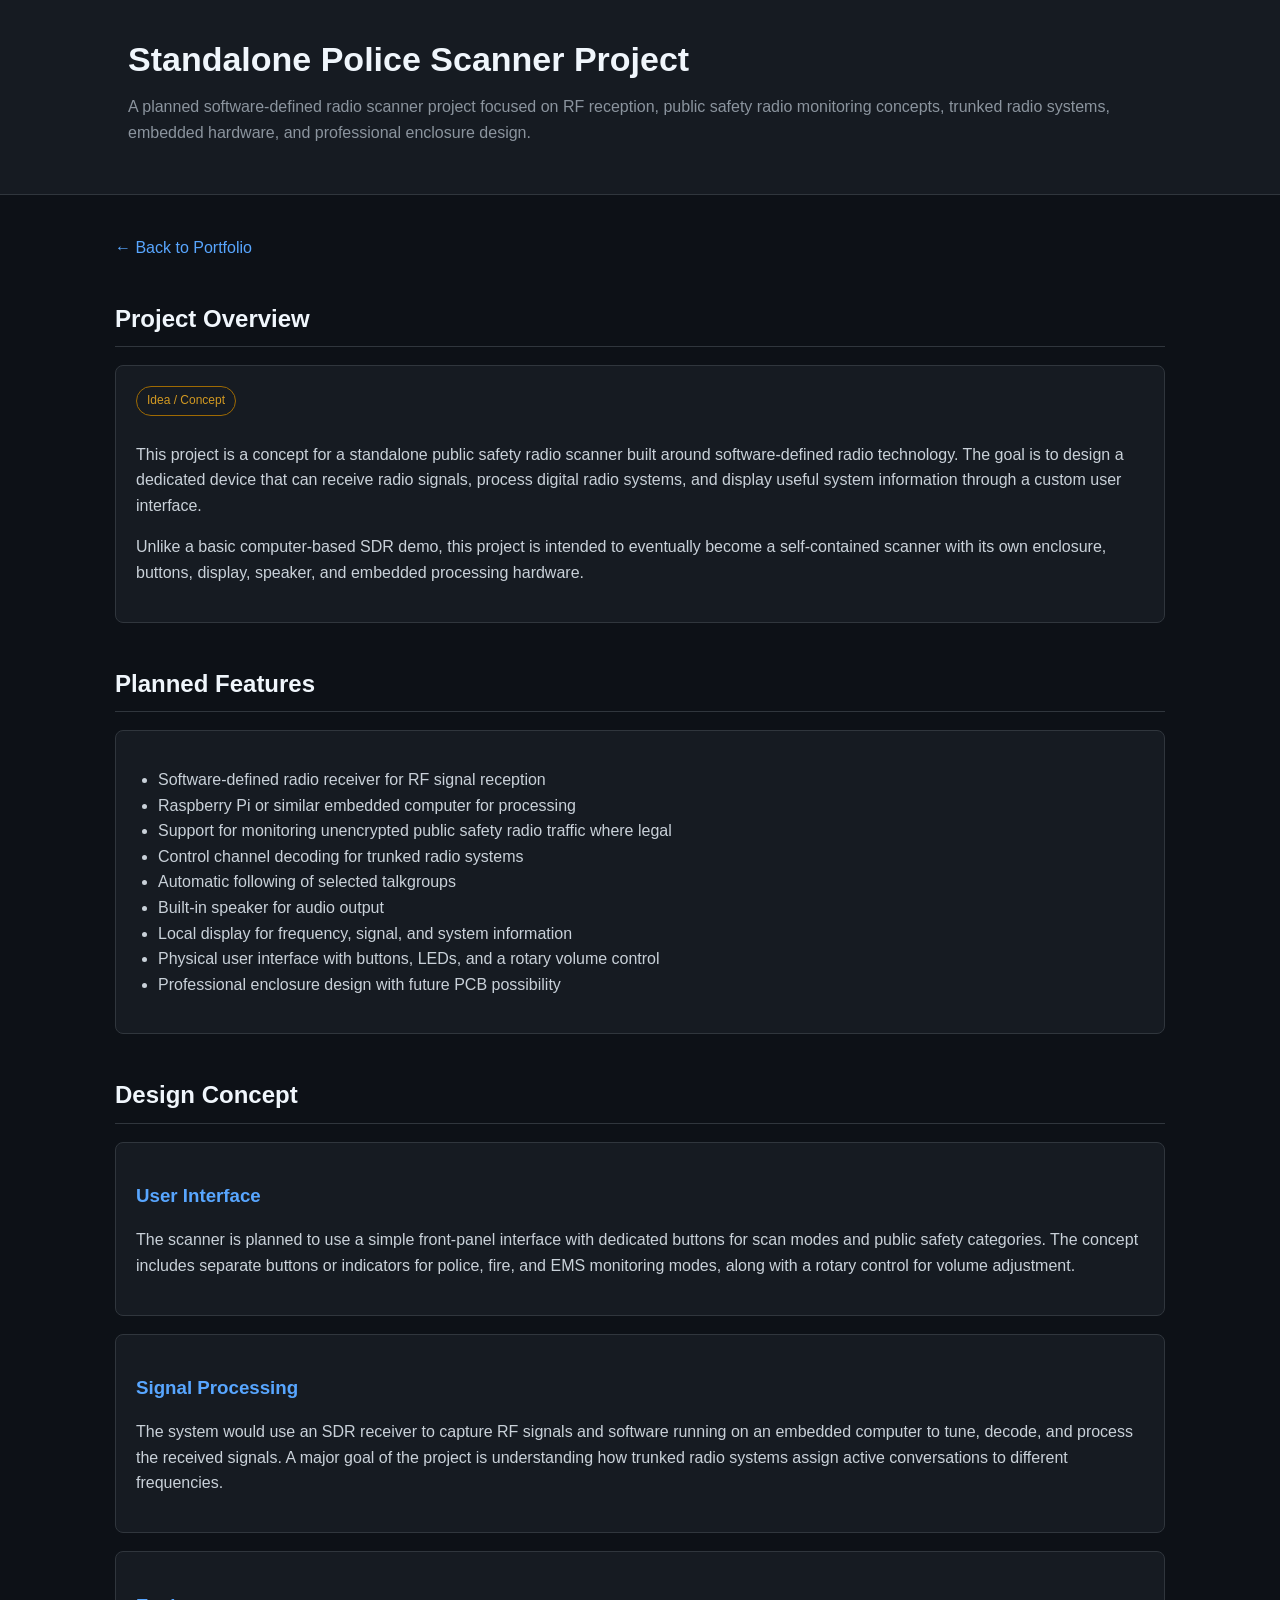
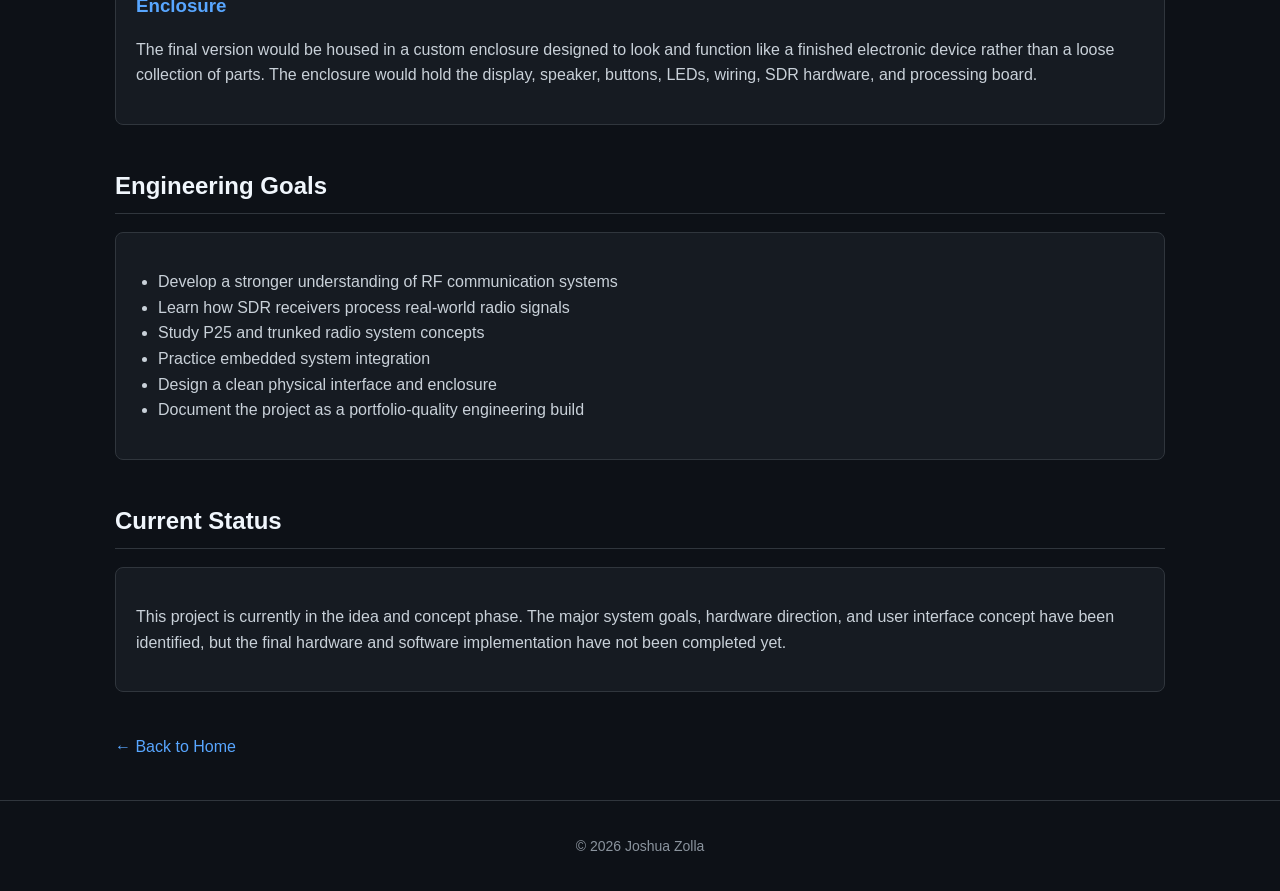
<file: projects/police-scanner.html>
<!DOCTYPE html>
<html lang="en">
<head>
  <meta charset="UTF-8" />
  <meta name="viewport" content="width=device-width, initial-scale=1.0" />
  <title>Police Scanner Project | Josh Zolla</title>
  <link rel="stylesheet" href="../style.css">
  
</head>

<body>
  <header>
   
    <h1>Standalone Police Scanner Project</h1>
    <p>
      A planned software-defined radio scanner project focused on RF reception,
      public safety radio monitoring concepts, trunked radio systems, embedded hardware,
      and professional enclosure design.
    </p>
  </header>

  <main>

    <a class="back-link" href="../index.html">← Back to Portfolio</a>
    
    <section>
      <h2>Project Overview</h2>
      <div class="card">
         <span class="tag concept">Idea / Concept</span>
        <p>
          This project is a concept for a standalone public safety radio scanner built around
          software-defined radio technology. The goal is to design a dedicated device that can
          receive radio signals, process digital radio systems, and display useful system
          information through a custom user interface.
        </p>

        <p>
          Unlike a basic computer-based SDR demo, this project is intended to eventually become
          a self-contained scanner with its own enclosure, buttons, display, speaker, and
          embedded processing hardware.
        </p>
      </div>
    </section>

    <section>
      <h2>Planned Features</h2>
      <div class="card">
        <ul>
          <li>Software-defined radio receiver for RF signal reception</li>
          <li>Raspberry Pi or similar embedded computer for processing</li>
          <li>Support for monitoring unencrypted public safety radio traffic where legal</li>
          <li>Control channel decoding for trunked radio systems</li>
          <li>Automatic following of selected talkgroups</li>
          <li>Built-in speaker for audio output</li>
          <li>Local display for frequency, signal, and system information</li>
          <li>Physical user interface with buttons, LEDs, and a rotary volume control</li>
          <li>Professional enclosure design with future PCB possibility</li>
        </ul>
      </div>
    </section>

    <section>
      <h2>Design Concept</h2>

      <div class="card">
        <h3>User Interface</h3>
        <p>
          The scanner is planned to use a simple front-panel interface with dedicated buttons
          for scan modes and public safety categories. The concept includes separate buttons
          or indicators for police, fire, and EMS monitoring modes, along with a rotary control
          for volume adjustment.
        </p>
      </div>

      <div class="card">
        <h3>Signal Processing</h3>
        <p>
          The system would use an SDR receiver to capture RF signals and software running on
          an embedded computer to tune, decode, and process the received signals. A major goal
          of the project is understanding how trunked radio systems assign active conversations
          to different frequencies.
        </p>
      </div>

      <div class="card">
        <h3>Enclosure</h3>
        <p>
          The final version would be housed in a custom enclosure designed to look and function
          like a finished electronic device rather than a loose collection of parts. The enclosure
          would hold the display, speaker, buttons, LEDs, wiring, SDR hardware, and processing board.
        </p>
      </div>
    </section>

    <section>
      <h2>Engineering Goals</h2>
      <div class="card">
        <ul>
          <li>Develop a stronger understanding of RF communication systems</li>
          <li>Learn how SDR receivers process real-world radio signals</li>
          <li>Study P25 and trunked radio system concepts</li>
          <li>Practice embedded system integration</li>
          <li>Design a clean physical interface and enclosure</li>
          <li>Document the project as a portfolio-quality engineering build</li>
        </ul>
      </div>
    </section>

    <section>
      <h2>Current Status</h2>
      <div class="card">
        <p>
          This project is currently in the idea and concept phase. The major system goals,
          hardware direction, and user interface concept have been identified, but the final
          hardware and software implementation have not been completed yet.
        </p>
      </div>
    </section>

    <p><a href="../index.html">← Back to Home</a></p>
  </main>

  <footer>
    <p>© 2026 Joshua Zolla</p>
  </footer>
</body>
</html>
</file>
<file: style.css>
body {
      margin: 0;
      font-family: -apple-system, BlinkMacSystemFont, "Segoe UI", Helvetica, Arial, sans-serif;
      background-color: #0d1117;
      color: #c9d1d9;
      line-height: 1.6;
    }

    header {
      background-color: #161b22;
      border-bottom: 1px solid #30363d;
      padding: 32px 10%;
    }

    header h1 {
      margin: 0;
      color: #f0f6fc;
      font-size: 34px;
    }

    header p {
      margin-top: 8px;
      color: #8b949e;
      font-size: 16px;
    }

    main {
      max-width: 1050px;
      margin: 40px auto;
      padding: 0 20px;
    }

    section {
      margin-bottom: 42px;
    }

    h2 {
      color: #f0f6fc;
      border-bottom: 1px solid #30363d;
      padding-bottom: 8px;
      margin-bottom: 18px;
    }

    h3 {
      color: #58a6ff;
      margin-bottom: 8px;
    }

    a {
      color: #58a6ff;
      text-decoration: none;
    }

    a:hover {
      text-decoration: underline;
    }

    .back-link {
      display: inline-block;
      margin-bottom: 20px;
      color: #58a6ff;
    }

    .card {
      background-color: #161b22;
      border: 1px solid #30363d;
      border-radius: 8px;
      padding: 20px;
      margin-bottom: 18px;
    }

    .tag {
  display: inline-block;
  border: 1px solid #238636;
  color: #3fb950;
  border-radius: 20px;
  padding: 4px 10px;
  font-size: 12px;
  margin-bottom: 10px;
}

/* Green */
.tag.progress {
  border-color: #238636;
  color: #3fb950;
}

/* Yellow */
.tag.concept {
  border-color: #9e6a03;
  color: #d29922;
}

/* Blue */
.tag.completed {
  border-color: #1f6feb;
  color: #58a6ff;
}

    .warning-tag {
      display: inline-block;
      border: 1px solid #9e6a03;
      color: #d29922;
      border-radius: 20px;
      padding: 4px 10px;
      font-size: 12px;
      margin-bottom: 10px;
    }

    .grid {
      display: grid;
      grid-template-columns: repeat(auto-fit, minmax(220px, 1fr));
      gap: 16px;
    }

    .stat {
      background-color: #161b22;
      border: 1px solid #30363d;
      border-radius: 8px;
      padding: 18px;
    }

    .stat strong {
      display: block;
      color: #f0f6fc;
      font-size: 22px;
      margin-bottom: 4px;
    }

    .stat span {
      color: #8b949e;
      font-size: 14px;
    }

    ul {
      padding-left: 22px;
    }

    table {
      width: 100%;
      border-collapse: collapse;
      margin-top: 12px;
    }

    th, td {
      border: 1px solid #30363d;
      padding: 10px;
      text-align: left;
    }

    th {
      background-color: #161b22;
      color: #f0f6fc;
    }

    td {
      color: #c9d1d9;
    }

    .calc {
      background-color: #0d1117;
      border: 1px solid #30363d;
      border-radius: 8px;
      padding: 18px;
      margin-bottom: 18px;
    }

    .calc pre {
      white-space: pre-wrap;
      overflow-x: auto;
      background-color: #161b22;
      border: 1px solid #30363d;
      border-radius: 8px;
      padding: 16px;
      color: #c9d1d9;
      font-size: 14px;
      line-height: 1.5;
    }

    .skills span {
      display: inline-block;
      background-color: #21262d;
      border: 1px solid #30363d;
      border-radius: 6px;
      padding: 6px 10px;
      margin: 4px;
      color: #c9d1d9;
      font-size: 14px;
    }

    .media-placeholder {
      border: 2px dashed #30363d;
      border-radius: 8px;
      padding: 36px;
      text-align: center;
      color: #8b949e;
      background-color: #0d1117;
      margin-bottom: 18px;
    }

    .media-placeholder strong {
      display: block;
      color: #f0f6fc;
      margin-bottom: 8px;
      font-size: 18px;
    }

    footer {
      border-top: 1px solid #30363d;
      text-align: center;
      padding: 20px;
      color: #8b949e;
      font-size: 14px;
    }
</file>
